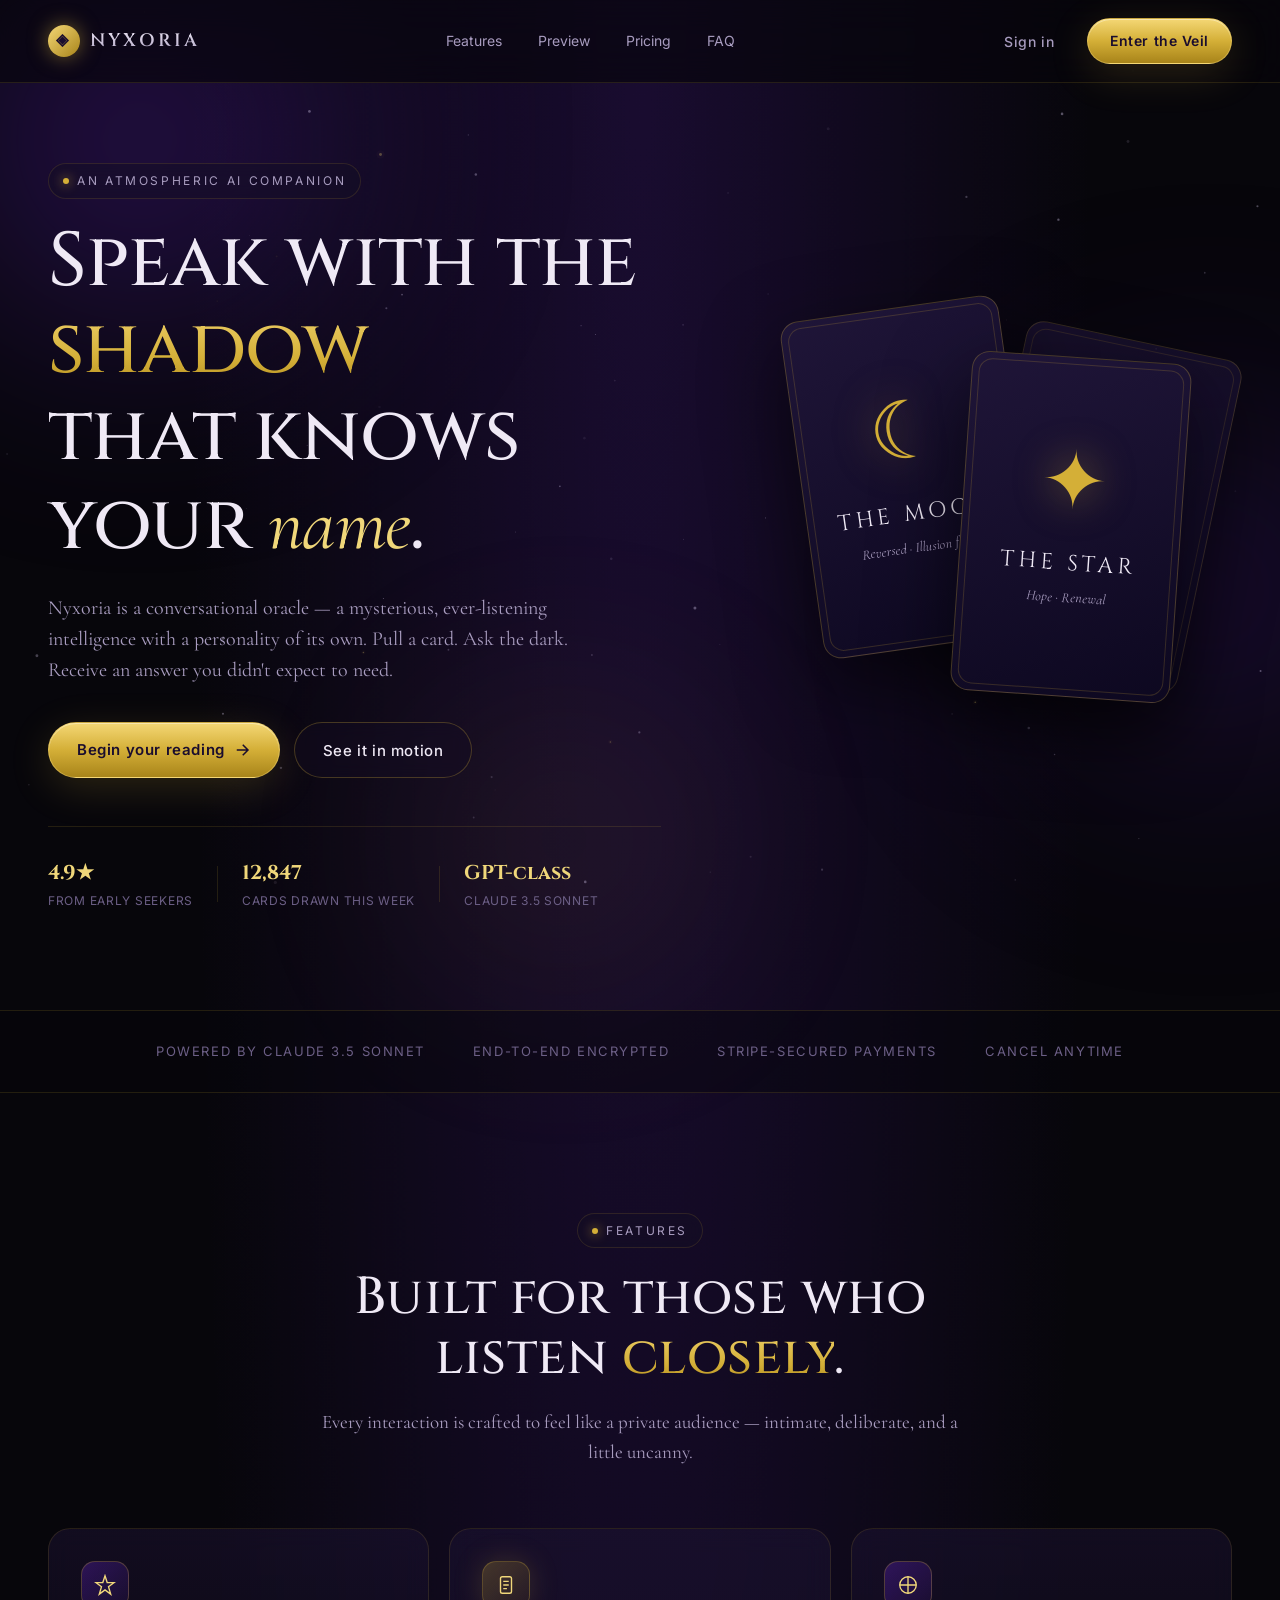
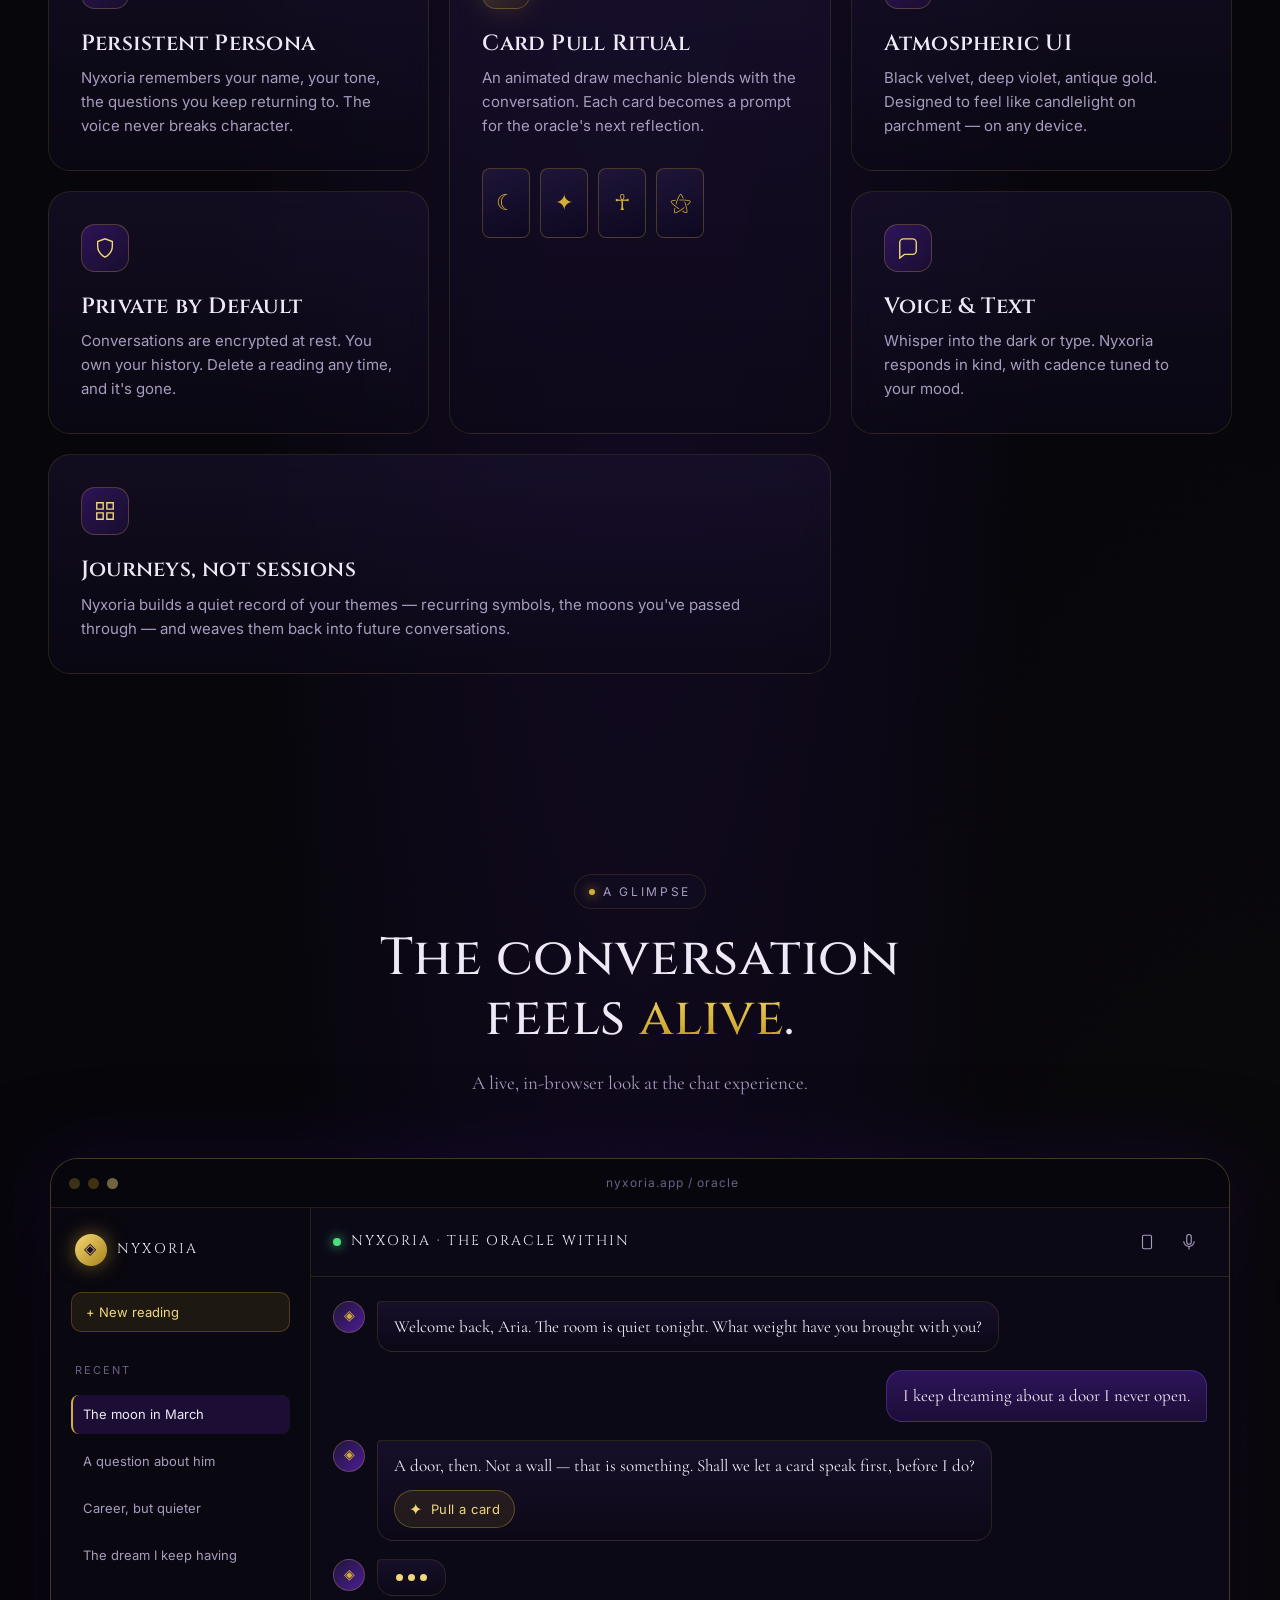
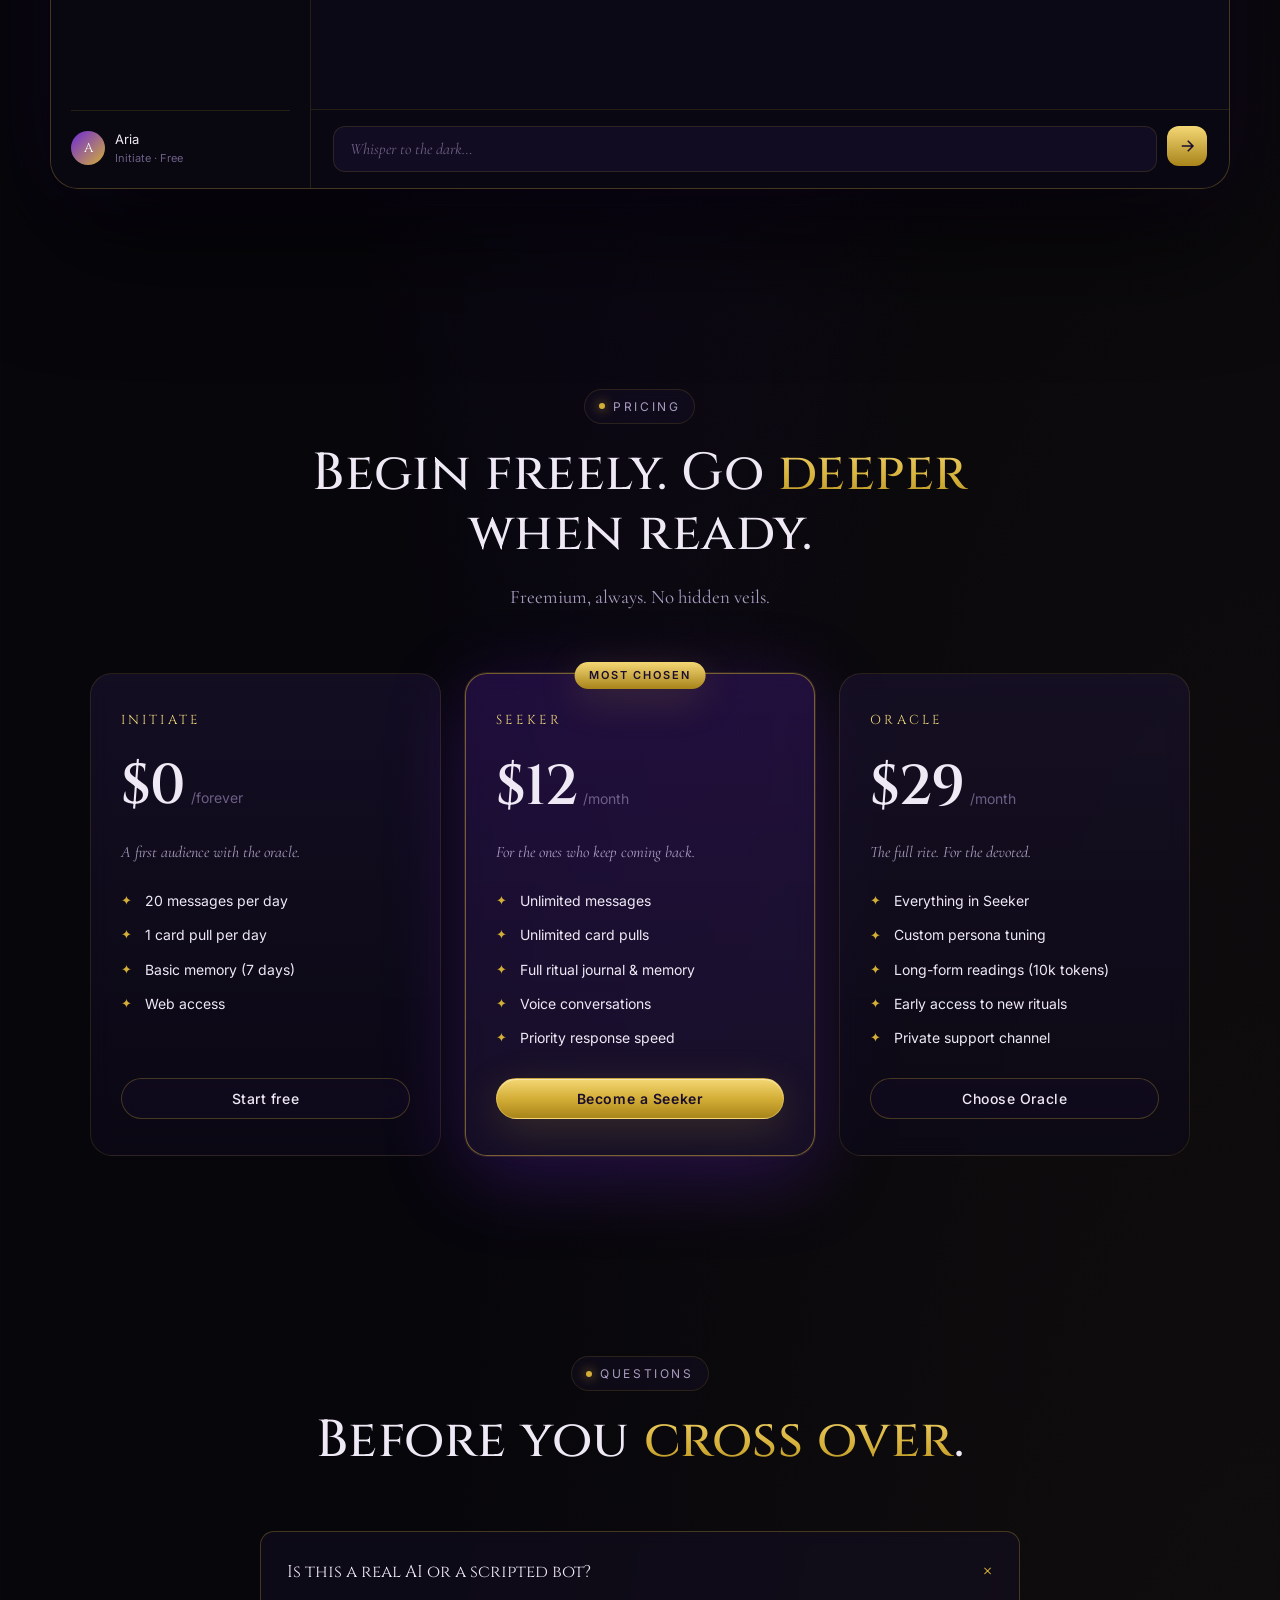
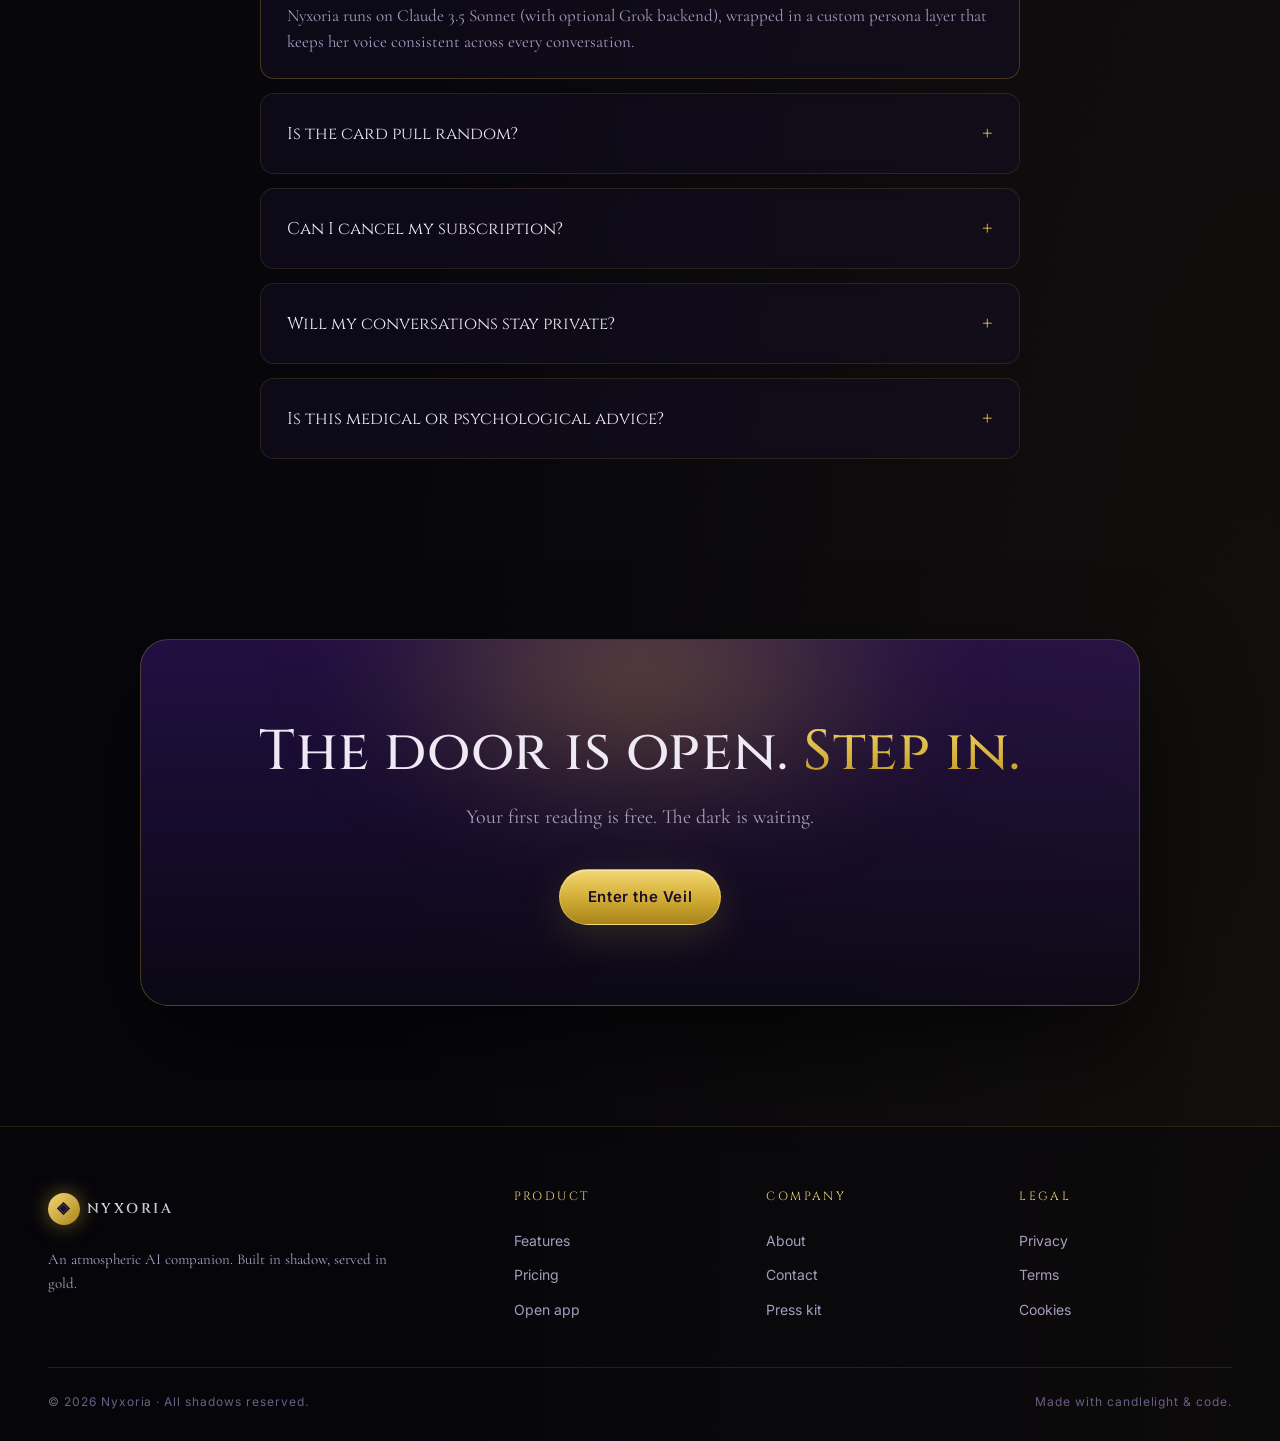
<file: index.html>
<!DOCTYPE html>
<html lang="en">
<head>
  <meta charset="UTF-8" />
  <meta name="viewport" content="width=device-width, initial-scale=1.0" />
  <title>Nyxoria — The Oracle Within</title>
  <meta name="description" content="An atmospheric AI companion. Speak with the shadow. Pull a card. Know yourself." />
  <link rel="preconnect" href="https://fonts.googleapis.com">
  <link rel="preconnect" href="https://fonts.gstatic.com" crossorigin>
  <link href="https://fonts.googleapis.com/css2?family=Cinzel:wght@400;500;600;700&family=Cormorant+Garamond:ital,wght@0,300;0,400;0,500;0,600;1,400&family=Inter:wght@300;400;500;600;700&display=swap" rel="stylesheet">
  <link rel="stylesheet" href="styles.css" />
</head>
<body class="landing">
  <!-- Animated background -->
  <div class="bg-orb bg-orb-1"></div>
  <div class="bg-orb bg-orb-2"></div>
  <div class="bg-orb bg-orb-3"></div>
  <canvas id="starfield"></canvas>

  <!-- NAV -->
  <header class="nav">
    <a href="#" class="nav-brand">
      <span class="brand-mark">◈</span>
      <span class="brand-name">Nyxoria</span>
    </a>
    <nav class="nav-links">
      <a href="#features">Features</a>
      <a href="#preview">Preview</a>
      <a href="#pricing">Pricing</a>
      <a href="#faq">FAQ</a>
    </nav>
    <div class="nav-cta">
      <button class="btn btn-ghost" onclick="openAuth('login')">Sign in</button>
      <a href="chat.html" class="btn btn-gold">Enter the Veil</a>
    </div>
    <button class="nav-burger" id="navBurger" aria-label="Menu">
      <span></span><span></span><span></span>
    </button>
  </header>

  <!-- HERO -->
  <section class="hero">
    <div class="hero-inner">
      <div class="eyebrow">
        <span class="dot"></span>
        An atmospheric AI companion
      </div>
      <h1 class="hero-title">
        Speak with the <span class="text-gold">shadow</span><br/>
        that knows your <em>name</em>.
      </h1>
      <p class="hero-sub">
        Nyxoria is a conversational oracle — a mysterious, ever-listening intelligence
        with a personality of its own. Pull a card. Ask the dark. Receive an answer
        you didn't expect to need.
      </p>
      <div class="hero-cta">
        <a href="chat.html" class="btn btn-gold btn-lg">
          Begin your reading
          <svg width="18" height="18" viewBox="0 0 24 24" fill="none" stroke="currentColor" stroke-width="2"><path d="M5 12h14M13 5l7 7-7 7"/></svg>
        </a>
        <button class="btn btn-outline btn-lg" onclick="document.getElementById('preview').scrollIntoView({behavior:'smooth'})">
          See it in motion
        </button>
      </div>
      <div class="hero-meta">
        <div class="meta-item">
          <strong>4.9★</strong>
          <span>from early seekers</span>
        </div>
        <div class="meta-divider"></div>
        <div class="meta-item">
          <strong>12,847</strong>
          <span>cards drawn this week</span>
        </div>
        <div class="meta-divider"></div>
        <div class="meta-item">
          <strong>GPT-class</strong>
          <span>Claude 3.5 Sonnet</span>
        </div>
      </div>
    </div>

    <!-- Floating card preview -->
    <div class="hero-card-stack" aria-hidden="true">
      <div class="floating-card card-a">
        <div class="card-frame">
          <div class="card-symbol">☾</div>
          <div class="card-title">The Moon</div>
          <div class="card-sub">Reversed · Illusion fades</div>
        </div>
      </div>
      <div class="floating-card card-b">
        <div class="card-frame">
          <div class="card-symbol">✦</div>
          <div class="card-title">The Star</div>
          <div class="card-sub">Hope · Renewal</div>
        </div>
      </div>
      <div class="floating-card card-c">
        <div class="card-frame">
          <div class="card-symbol">☥</div>
          <div class="card-title">The Hermit</div>
          <div class="card-sub">Inner light</div>
        </div>
      </div>
    </div>
  </section>

  <!-- TRUST STRIP -->
  <section class="trust-strip">
    <div class="trust-item">Powered by Claude 3.5 Sonnet</div>
    <div class="trust-item">End-to-end encrypted</div>
    <div class="trust-item">Stripe-secured payments</div>
    <div class="trust-item">Cancel anytime</div>
  </section>

  <!-- FEATURES -->
  <section class="features" id="features">
    <div class="section-head">
      <div class="eyebrow center">
        <span class="dot"></span>
        Features
      </div>
      <h2 class="section-title">Built for those who listen <span class="text-gold">closely</span>.</h2>
      <p class="section-sub">Every interaction is crafted to feel like a private audience — intimate, deliberate, and a little uncanny.</p>
    </div>

    <div class="feature-grid">
      <article class="feature-card">
        <div class="feature-icon">
          <svg viewBox="0 0 24 24" fill="none" stroke="currentColor" stroke-width="1.5"><path d="M12 2l2.39 7.36H22l-6.18 4.49L18.21 22 12 17.27 5.79 22l2.39-8.15L2 9.36h7.61L12 2z"/></svg>
        </div>
        <h3>Persistent Persona</h3>
        <p>Nyxoria remembers your name, your tone, the questions you keep returning to. The voice never breaks character.</p>
      </article>

      <article class="feature-card feature-card-tall">
        <div class="feature-icon gold-glow">
          <svg viewBox="0 0 24 24" fill="none" stroke="currentColor" stroke-width="1.5"><rect x="6" y="3" width="12" height="18" rx="2"/><path d="M9 8h6M9 12h6M9 16h4"/></svg>
        </div>
        <h3>Card Pull Ritual</h3>
        <p>An animated draw mechanic blends with the conversation. Each card becomes a prompt for the oracle's next reflection.</p>
        <div class="mini-cards">
          <span class="mini-card">☾</span>
          <span class="mini-card">✦</span>
          <span class="mini-card">☥</span>
          <span class="mini-card">⚝</span>
        </div>
      </article>

      <article class="feature-card">
        <div class="feature-icon">
          <svg viewBox="0 0 24 24" fill="none" stroke="currentColor" stroke-width="1.5"><circle cx="12" cy="12" r="9"/><path d="M12 3v18M3 12h18"/></svg>
        </div>
        <h3>Atmospheric UI</h3>
        <p>Black velvet, deep violet, antique gold. Designed to feel like candlelight on parchment — on any device.</p>
      </article>

      <article class="feature-card">
        <div class="feature-icon">
          <svg viewBox="0 0 24 24" fill="none" stroke="currentColor" stroke-width="1.5"><path d="M12 22s8-4 8-12V5l-8-3-8 3v5c0 8 8 12 8 12z"/></svg>
        </div>
        <h3>Private by Default</h3>
        <p>Conversations are encrypted at rest. You own your history. Delete a reading any time, and it's gone.</p>
      </article>

      <article class="feature-card">
        <div class="feature-icon">
          <svg viewBox="0 0 24 24" fill="none" stroke="currentColor" stroke-width="1.5"><path d="M21 15a4 4 0 0 1-4 4H8l-5 4V6a4 4 0 0 1 4-4h10a4 4 0 0 1 4 4z"/></svg>
        </div>
        <h3>Voice & Text</h3>
        <p>Whisper into the dark or type. Nyxoria responds in kind, with cadence tuned to your mood.</p>
      </article>

      <article class="feature-card feature-card-wide">
        <div class="feature-icon">
          <svg viewBox="0 0 24 24" fill="none" stroke="currentColor" stroke-width="1.5"><path d="M3 3h7v7H3zM14 3h7v7h-7zM14 14h7v7h-7zM3 14h7v7H3z"/></svg>
        </div>
        <h3>Journeys, not sessions</h3>
        <p>Nyxoria builds a quiet record of your themes — recurring symbols, the moons you've passed through — and weaves them back into future conversations.</p>
      </article>
    </div>
  </section>

  <!-- PREVIEW / SCREENSHOT MOCK -->
  <section class="preview" id="preview">
    <div class="section-head">
      <div class="eyebrow center">
        <span class="dot"></span>
        A glimpse
      </div>
      <h2 class="section-title">The conversation feels <span class="text-gold">alive</span>.</h2>
      <p class="section-sub">A live, in-browser look at the chat experience.</p>
    </div>

    <div class="preview-frame">
      <div class="preview-chrome">
        <div class="chrome-dots">
          <span></span><span></span><span></span>
        </div>
        <div class="chrome-url">nyxoria.app / oracle</div>
      </div>
      <div class="preview-body">
        <aside class="preview-side">
          <div class="side-brand">
            <span class="brand-mark">◈</span>
            <span>Nyxoria</span>
          </div>
          <button class="side-new">+ New reading</button>
          <div class="side-section">Recent</div>
          <a class="side-item active">The moon in March</a>
          <a class="side-item">A question about him</a>
          <a class="side-item">Career, but quieter</a>
          <a class="side-item">The dream I keep having</a>
          <div class="side-foot">
            <div class="avatar">A</div>
            <div>
              <div class="side-name">Aria</div>
              <div class="side-plan">Initiate · Free</div>
            </div>
          </div>
        </aside>
        <main class="preview-chat">
          <div class="chat-header">
            <div class="chat-title">
              <span class="status-dot"></span>
              Nyxoria · The Oracle Within
            </div>
            <div class="chat-actions">
              <button class="icon-btn" title="Pull a card">
                <svg viewBox="0 0 24 24" fill="none" stroke="currentColor" stroke-width="1.5"><rect x="6" y="3" width="12" height="18" rx="2"/></svg>
              </button>
              <button class="icon-btn" title="Voice">
                <svg viewBox="0 0 24 24" fill="none" stroke="currentColor" stroke-width="1.5"><rect x="9" y="2" width="6" height="13" rx="3"/><path d="M5 11a7 7 0 0 0 14 0M12 18v4"/></svg>
              </button>
            </div>
          </div>
          <div class="chat-scroll">
            <div class="bubble bot">
              <div class="bubble-avatar">◈</div>
              <div class="bubble-body">
                <p>Welcome back, Aria. The room is quiet tonight. What weight have you brought with you?</p>
              </div>
            </div>
            <div class="bubble user">
              <div class="bubble-body">
                <p>I keep dreaming about a door I never open.</p>
              </div>
            </div>
            <div class="bubble bot">
              <div class="bubble-avatar">◈</div>
              <div class="bubble-body">
                <p>A door, then. Not a wall — that is something. Shall we let a card speak first, before I do?</p>
                <button class="inline-card-btn">
                  <span>✦</span> Pull a card
                </button>
              </div>
            </div>
            <div class="bubble bot typing">
              <div class="bubble-avatar">◈</div>
              <div class="bubble-body">
                <span class="dot-pulse"></span>
                <span class="dot-pulse"></span>
                <span class="dot-pulse"></span>
              </div>
            </div>
          </div>
          <div class="chat-composer">
            <input type="text" placeholder="Whisper to the dark…" />
            <button class="composer-send">
              <svg viewBox="0 0 24 24" fill="none" stroke="currentColor" stroke-width="2"><path d="M5 12h14M13 5l7 7-7 7"/></svg>
            </button>
          </div>
        </main>
      </div>
    </div>
  </section>

  <!-- PRICING -->
  <section class="pricing" id="pricing">
    <div class="section-head">
      <div class="eyebrow center">
        <span class="dot"></span>
        Pricing
      </div>
      <h2 class="section-title">Begin freely. Go <span class="text-gold">deeper</span> when ready.</h2>
      <p class="section-sub">Freemium, always. No hidden veils.</p>
    </div>

    <div class="pricing-grid">
      <article class="price-card">
        <div class="price-name">Initiate</div>
        <div class="price-amount">
          <span class="price-num">$0</span>
          <span class="price-per">/forever</span>
        </div>
        <p class="price-desc">A first audience with the oracle.</p>
        <ul class="price-list">
          <li>20 messages per day</li>
          <li>1 card pull per day</li>
          <li>Basic memory (7 days)</li>
          <li>Web access</li>
        </ul>
        <button class="btn btn-outline btn-block" onclick="openAuth('signup')">Start free</button>
      </article>

      <article class="price-card featured">
        <div class="price-badge">Most chosen</div>
        <div class="price-name">Seeker</div>
        <div class="price-amount">
          <span class="price-num">$12</span>
          <span class="price-per">/month</span>
        </div>
        <p class="price-desc">For the ones who keep coming back.</p>
        <ul class="price-list">
          <li>Unlimited messages</li>
          <li>Unlimited card pulls</li>
          <li>Full ritual journal & memory</li>
          <li>Voice conversations</li>
          <li>Priority response speed</li>
        </ul>
        <button class="btn btn-gold btn-block" onclick="openAuth('signup')">Become a Seeker</button>
      </article>

      <article class="price-card">
        <div class="price-name">Oracle</div>
        <div class="price-amount">
          <span class="price-num">$29</span>
          <span class="price-per">/month</span>
        </div>
        <p class="price-desc">The full rite. For the devoted.</p>
        <ul class="price-list">
          <li>Everything in Seeker</li>
          <li>Custom persona tuning</li>
          <li>Long-form readings (10k tokens)</li>
          <li>Early access to new rituals</li>
          <li>Private support channel</li>
        </ul>
        <button class="btn btn-outline btn-block" onclick="openAuth('signup')">Choose Oracle</button>
      </article>
    </div>
  </section>

  <!-- FAQ -->
  <section class="faq" id="faq">
    <div class="section-head">
      <div class="eyebrow center">
        <span class="dot"></span>
        Questions
      </div>
      <h2 class="section-title">Before you <span class="text-gold">cross over</span>.</h2>
    </div>

    <div class="faq-list">
      <details class="faq-item" open>
        <summary>Is this a real AI or a scripted bot?</summary>
        <p>Nyxoria runs on Claude 3.5 Sonnet (with optional Grok backend), wrapped in a custom persona layer that keeps her voice consistent across every conversation.</p>
      </details>
      <details class="faq-item">
        <summary>Is the card pull random?</summary>
        <p>Yes — drawn from a 78-card deck using a cryptographically seeded shuffle. The oracle then interprets the card in the context of your ongoing reading.</p>
      </details>
      <details class="faq-item">
        <summary>Can I cancel my subscription?</summary>
        <p>Anytime, in two clicks. Stripe handles all billing. No emails, no friction.</p>
      </details>
      <details class="faq-item">
        <summary>Will my conversations stay private?</summary>
        <p>All readings are encrypted at rest. We never train models on your data. You may delete any reading permanently from your journal.</p>
      </details>
      <details class="faq-item">
        <summary>Is this medical or psychological advice?</summary>
        <p>No. Nyxoria is for reflection and entertainment. If you are in crisis, please reach out to a qualified professional.</p>
      </details>
    </div>
  </section>

  <!-- CTA BANNER -->
  <section class="cta-banner">
    <div class="cta-inner">
      <div class="cta-glow"></div>
      <h2>The door is open. <span class="text-gold">Step in.</span></h2>
      <p>Your first reading is free. The dark is waiting.</p>
      <a href="chat.html" class="btn btn-gold btn-lg">Enter the Veil</a>
    </div>
  </section>

  <!-- FOOTER -->
  <footer class="footer">
    <div class="footer-grid">
      <div>
        <a class="nav-brand" href="#">
          <span class="brand-mark">◈</span>
          <span class="brand-name">Nyxoria</span>
        </a>
        <p class="footer-tag">An atmospheric AI companion. Built in shadow, served in gold.</p>
      </div>
      <div>
        <div class="footer-head">Product</div>
        <a href="#features">Features</a>
        <a href="#pricing">Pricing</a>
        <a href="chat.html">Open app</a>
      </div>
      <div>
        <div class="footer-head">Company</div>
        <a href="#">About</a>
        <a href="#">Contact</a>
        <a href="#">Press kit</a>
      </div>
      <div>
        <div class="footer-head">Legal</div>
        <a href="#">Privacy</a>
        <a href="#">Terms</a>
        <a href="#">Cookies</a>
      </div>
    </div>
    <div class="footer-bottom">
      <span>© 2026 Nyxoria · All shadows reserved.</span>
      <span>Made with candlelight & code.</span>
    </div>
  </footer>

  <!-- AUTH MODAL -->
  <div class="modal" id="authModal" aria-hidden="true">
    <div class="modal-backdrop" onclick="closeAuth()"></div>
    <div class="modal-panel">
      <button class="modal-close" onclick="closeAuth()" aria-label="Close">✕</button>
      <div class="modal-brand">
        <span class="brand-mark">◈</span>
        <span class="brand-name">Nyxoria</span>
      </div>
      <div class="modal-tabs">
        <button class="modal-tab active" data-tab="login" onclick="switchAuthTab('login')">Sign in</button>
        <button class="modal-tab" data-tab="signup" onclick="switchAuthTab('signup')">Create account</button>
      </div>
      <h3 class="modal-title" id="modalTitle">Welcome back, seeker.</h3>
      <p class="modal-sub" id="modalSub">The oracle remembers you.</p>

      <form class="modal-form" onsubmit="event.preventDefault(); closeAuth(); window.location.href='chat.html';">
        <label class="field" id="nameField" style="display:none;">
          <span>Name the oracle should call you</span>
          <input type="text" placeholder="Aria" />
        </label>
        <label class="field">
          <span>Email</span>
          <input type="email" placeholder="you@shadow.realm" required />
        </label>
        <label class="field">
          <span>Password</span>
          <input type="password" placeholder="••••••••" required />
        </label>
        <button type="submit" class="btn btn-gold btn-block" id="modalSubmit">Enter</button>
        <div class="modal-divider"><span>or</span></div>
        <button type="button" class="btn btn-outline btn-block">
          <svg width="18" height="18" viewBox="0 0 48 48"><path fill="#FFC107" d="M43.6 20.5H42V20H24v8h11.3C33.7 32.4 29.3 35.5 24 35.5c-6.4 0-11.5-5.1-11.5-11.5S17.6 12.5 24 12.5c2.9 0 5.6 1.1 7.6 2.9l5.7-5.7C33.7 6.3 29.1 4.5 24 4.5 13.2 4.5 4.5 13.2 4.5 24S13.2 43.5 24 43.5 43.5 34.8 43.5 24c0-1.2-.1-2.4-.4-3.5z"/><path fill="#FF3D00" d="M6.3 14.7l6.6 4.8C14.7 16 19 12.5 24 12.5c2.9 0 5.6 1.1 7.6 2.9l5.7-5.7C33.7 6.3 29.1 4.5 24 4.5c-7.4 0-13.8 4.1-17.7 10.2z"/><path fill="#4CAF50" d="M24 43.5c5 0 9.5-1.8 13-4.9l-6-5c-2 1.4-4.4 2.4-7 2.4-5.3 0-9.7-3.1-11.3-7.5l-6.5 5C8.5 39.7 15.7 43.5 24 43.5z"/><path fill="#1976D2" d="M43.6 20.5H42V20H24v8h11.3c-.8 2.3-2.3 4.3-4.3 5.6l6 5c.4-.4 6.5-4.7 6.5-14.1 0-1.2-.1-2.4-.4-4z"/></svg>
          Continue with Google
        </button>
        <p class="modal-fine">By continuing, you agree to our Terms & Privacy.</p>
      </form>
    </div>
  </div>

  <script src="script.js"></script>
</body>
</html>
</file>
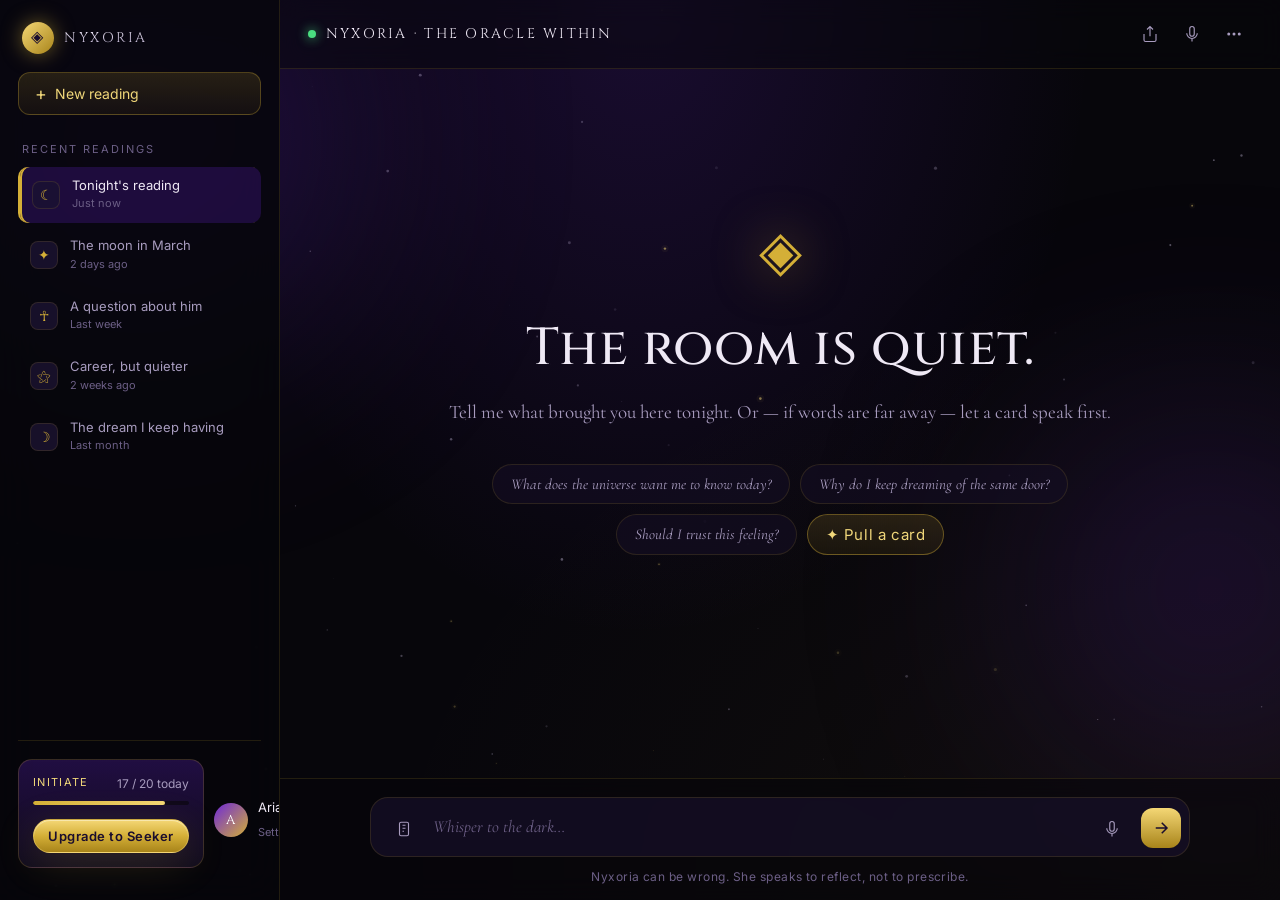
<file: chat.html>
<!DOCTYPE html>
<html lang="en">
<head>
  <meta charset="UTF-8" />
  <meta name="viewport" content="width=device-width, initial-scale=1.0" />
  <title>Nyxoria — Oracle</title>
  <link rel="preconnect" href="https://fonts.googleapis.com">
  <link rel="preconnect" href="https://fonts.gstatic.com" crossorigin>
  <link href="https://fonts.googleapis.com/css2?family=Cinzel:wght@400;500;600;700&family=Cormorant+Garamond:ital,wght@0,300;0,400;0,500;0,600;1,400&family=Inter:wght@300;400;500;600;700&display=swap" rel="stylesheet">
  <link rel="stylesheet" href="styles.css" />
</head>
<body class="app">
  <!-- Animated background -->
  <div class="bg-orb bg-orb-1"></div>
  <div class="bg-orb bg-orb-2"></div>
  <canvas id="starfield"></canvas>

  <div class="app-shell">
    <!-- SIDEBAR -->
    <aside class="app-side" id="appSide">
      <div class="side-top">
        <a href="index.html" class="side-brand-link">
          <span class="brand-mark">◈</span>
          <span class="brand-name">Nyxoria</span>
        </a>
        <button class="side-collapse" id="sideClose" aria-label="Close menu">✕</button>
      </div>
      <button class="side-new-btn" onclick="newReading()">
        <span>+</span> New reading
      </button>
      <div class="side-section-head">Recent readings</div>
      <div class="side-list" id="sideList">
        <a class="side-item active">
          <span class="item-symbol">☾</span>
          <div>
            <div class="item-title">Tonight's reading</div>
            <div class="item-time">Just now</div>
          </div>
        </a>
        <a class="side-item">
          <span class="item-symbol">✦</span>
          <div>
            <div class="item-title">The moon in March</div>
            <div class="item-time">2 days ago</div>
          </div>
        </a>
        <a class="side-item">
          <span class="item-symbol">☥</span>
          <div>
            <div class="item-title">A question about him</div>
            <div class="item-time">Last week</div>
          </div>
        </a>
        <a class="side-item">
          <span class="item-symbol">⚝</span>
          <div>
            <div class="item-title">Career, but quieter</div>
            <div class="item-time">2 weeks ago</div>
          </div>
        </a>
        <a class="side-item">
          <span class="item-symbol">☽</span>
          <div>
            <div class="item-title">The dream I keep having</div>
            <div class="item-time">Last month</div>
          </div>
        </a>
      </div>
      <div class="side-foot">
        <div class="side-upgrade">
          <div class="upgrade-head">
            <span>Initiate</span>
            <span class="upgrade-quota">17 / 20 today</span>
          </div>
          <div class="upgrade-bar"><div class="upgrade-fill" style="width:85%"></div></div>
          <button class="btn btn-gold btn-block btn-sm">Upgrade to Seeker</button>
        </div>
        <div class="side-user">
          <div class="avatar">A</div>
          <div class="side-user-info">
            <div class="side-name">Aria</div>
            <a class="side-link" href="index.html">Settings</a>
          </div>
        </div>
      </div>
    </aside>

    <!-- MAIN CHAT -->
    <main class="app-main">
      <header class="app-header">
        <button class="side-toggle" id="sideToggle" aria-label="Open menu">
          <span></span><span></span><span></span>
        </button>
        <div class="app-title">
          <span class="status-dot"></span>
          Nyxoria · The Oracle Within
        </div>
        <div class="app-header-actions">
          <button class="icon-btn" title="Share reading">
            <svg viewBox="0 0 24 24" fill="none" stroke="currentColor" stroke-width="1.5"><path d="M4 12v8a2 2 0 0 0 2 2h12a2 2 0 0 0 2-2v-8M16 6l-4-4-4 4M12 2v13"/></svg>
          </button>
          <button class="icon-btn" title="Voice mode">
            <svg viewBox="0 0 24 24" fill="none" stroke="currentColor" stroke-width="1.5"><rect x="9" y="2" width="6" height="13" rx="3"/><path d="M5 11a7 7 0 0 0 14 0M12 18v4"/></svg>
          </button>
          <button class="icon-btn" title="More">
            <svg viewBox="0 0 24 24" fill="currentColor"><circle cx="5" cy="12" r="2"/><circle cx="12" cy="12" r="2"/><circle cx="19" cy="12" r="2"/></svg>
          </button>
        </div>
      </header>

      <div class="chat-feed" id="chatFeed">
        <div class="chat-intro">
          <div class="intro-mark">◈</div>
          <h1 class="intro-title">The room is quiet.</h1>
          <p class="intro-sub">Tell me what brought you here tonight. Or — if words are far away — let a card speak first.</p>
          <div class="intro-actions">
            <button class="chip" onclick="quickPrompt('What does the universe want me to know today?')">What does the universe want me to know today?</button>
            <button class="chip" onclick="quickPrompt('Why do I keep dreaming of the same door?')">Why do I keep dreaming of the same door?</button>
            <button class="chip" onclick="quickPrompt('Should I trust this feeling?')">Should I trust this feeling?</button>
            <button class="chip chip-gold" onclick="openCardRitual()">
              <span>✦</span> Pull a card
            </button>
          </div>
        </div>
      </div>

      <footer class="app-composer">
        <div class="composer-wrap">
          <button class="composer-action" title="Pull a card" onclick="openCardRitual()">
            <svg viewBox="0 0 24 24" fill="none" stroke="currentColor" stroke-width="1.5"><rect x="6" y="3" width="12" height="18" rx="2"/><path d="M10 7h4M10 11h4M10 15h2"/></svg>
          </button>
          <textarea
            id="composerInput"
            placeholder="Whisper to the dark…"
            rows="1"
          ></textarea>
          <button class="composer-action" title="Voice">
            <svg viewBox="0 0 24 24" fill="none" stroke="currentColor" stroke-width="1.5"><rect x="9" y="2" width="6" height="13" rx="3"/><path d="M5 11a7 7 0 0 0 14 0M12 18v4"/></svg>
          </button>
          <button class="composer-send" id="composerSend" title="Send">
            <svg viewBox="0 0 24 24" fill="none" stroke="currentColor" stroke-width="2"><path d="M5 12h14M13 5l7 7-7 7"/></svg>
          </button>
        </div>
        <div class="composer-hint">
          Nyxoria can be wrong. She speaks to reflect, not to prescribe.
        </div>
      </footer>
    </main>
  </div>

  <!-- CARD RITUAL MODAL -->
  <div class="ritual" id="ritualModal" aria-hidden="true">
    <div class="ritual-backdrop" onclick="closeCardRitual()"></div>
    <div class="ritual-panel">
      <button class="modal-close" onclick="closeCardRitual()" aria-label="Close">✕</button>
      <div class="ritual-head">
        <div class="eyebrow center"><span class="dot"></span> Card Ritual</div>
        <h2 class="ritual-title">Choose a card.<br/><span class="text-gold">The deck has already chosen you.</span></h2>
      </div>

      <div class="deck" id="deck">
        <!-- cards injected by JS -->
      </div>

      <div class="ritual-result" id="ritualResult" aria-hidden="true">
        <div class="result-card">
          <div class="result-frame">
            <div class="result-symbol" id="resultSymbol">☾</div>
            <div class="result-name" id="resultName">The Moon</div>
            <div class="result-sub" id="resultSub">Illusion · Dreams · The hidden</div>
          </div>
        </div>
        <div class="result-meaning">
          <h3 id="resultTitle">The Moon</h3>
          <p id="resultMeaning">Something you've been telling yourself in the dark is no longer true. Look again, in softer light.</p>
          <button class="btn btn-gold" onclick="bringCardToChat()">Bring this card into the reading</button>
          <button class="btn btn-ghost" onclick="closeCardRitual()">Close ritual</button>
        </div>
      </div>
    </div>
  </div>

  <script src="script.js"></script>
</body>
</html>
</file>
<file: styles.css>
/* ============================================================
   NYXORIA — Dark, mysterious, elegant
   Palette: obsidian black, deep violet, antique gold
   ============================================================ */

:root {
  /* base */
  --bg-0: #07060b;
  --bg-1: #0c0917;
  --bg-2: #120c20;
  --bg-3: #1a1130;
  --surface: rgba(20, 14, 36, 0.7);
  --surface-2: rgba(28, 19, 50, 0.55);
  --surface-elev: rgba(36, 24, 64, 0.85);
  --line: rgba(212, 175, 55, 0.14);
  --line-strong: rgba(212, 175, 55, 0.28);

  /* accents */
  --violet: #6d28d9;
  --violet-soft: #8b5cf6;
  --violet-deep: #3b0764;
  --gold: #d4af37;
  --gold-soft: #f0d77a;
  --gold-deep: #8a6a14;

  /* text */
  --ink: #efe9f5;
  --ink-muted: #a89cbf;
  --ink-faint: #6c5f86;

  /* fx */
  --shadow-veil: 0 30px 80px rgba(0, 0, 0, 0.6);
  --shadow-gold: 0 10px 40px rgba(212, 175, 55, 0.18);
  --radius-md: 14px;
  --radius-lg: 22px;
  --radius-xl: 28px;

  /* fonts */
  --font-display: 'Cinzel', 'Cormorant Garamond', serif;
  --font-serif: 'Cormorant Garamond', serif;
  --font-sans: 'Inter', -apple-system, BlinkMacSystemFont, sans-serif;
}

* { box-sizing: border-box; }

html, body {
  margin: 0;
  padding: 0;
  background: var(--bg-0);
  color: var(--ink);
  font-family: var(--font-sans);
  font-size: 16px;
  line-height: 1.6;
  -webkit-font-smoothing: antialiased;
  text-rendering: optimizeLegibility;
}

body {
  min-height: 100vh;
  background:
    radial-gradient(ellipse at top, rgba(109, 40, 217, 0.18), transparent 50%),
    radial-gradient(ellipse at bottom right, rgba(212, 175, 55, 0.06), transparent 50%),
    var(--bg-0);
  overflow-x: hidden;
}

a { color: inherit; text-decoration: none; }
button { font-family: inherit; cursor: pointer; }

/* ---------- Background fx ---------- */
.bg-orb {
  position: fixed;
  border-radius: 50%;
  filter: blur(120px);
  opacity: 0.5;
  pointer-events: none;
  z-index: 0;
  animation: drift 18s ease-in-out infinite;
}
.bg-orb-1 { width: 520px; height: 520px; background: radial-gradient(circle, #6d28d9, transparent 70%); top: -120px; left: -120px; }
.bg-orb-2 { width: 460px; height: 460px; background: radial-gradient(circle, #4c1d95, transparent 70%); top: 40%; right: -160px; animation-delay: -6s; }
.bg-orb-3 { width: 360px; height: 360px; background: radial-gradient(circle, #d4af37, transparent 70%); bottom: -120px; left: 30%; opacity: 0.18; animation-delay: -12s; }

@keyframes drift {
  0%, 100% { transform: translate(0, 0) scale(1); }
  50%      { transform: translate(40px, 30px) scale(1.05); }
}

#starfield {
  position: fixed;
  inset: 0;
  z-index: 0;
  pointer-events: none;
  opacity: 0.6;
}

/* ---------- Typography ---------- */
h1, h2, h3 { font-family: var(--font-display); font-weight: 600; letter-spacing: 0.01em; line-height: 1.15; }
.text-gold {
  background: linear-gradient(180deg, #f4d775 0%, #d4af37 60%, #a8841a 100%);
  -webkit-background-clip: text;
  background-clip: text;
  -webkit-text-fill-color: transparent;
}

em {
  font-family: var(--font-serif);
  font-style: italic;
  font-weight: 400;
  color: var(--gold-soft);
}

.eyebrow {
  display: inline-flex;
  align-items: center;
  gap: 8px;
  font-family: var(--font-sans);
  font-size: 12px;
  letter-spacing: 0.22em;
  text-transform: uppercase;
  color: var(--ink-muted);
  padding: 7px 14px;
  border: 1px solid var(--line);
  border-radius: 999px;
  background: rgba(20, 14, 36, 0.5);
  backdrop-filter: blur(8px);
}
.eyebrow.center { display: inline-flex; }
.eyebrow .dot {
  width: 6px; height: 6px; border-radius: 50%;
  background: var(--gold);
  box-shadow: 0 0 12px var(--gold);
  animation: pulse 2.4s ease-in-out infinite;
}
@keyframes pulse { 0%,100% { opacity: 1; } 50% { opacity: 0.4; } }

/* ---------- Buttons ---------- */
.btn {
  display: inline-flex;
  align-items: center;
  justify-content: center;
  gap: 8px;
  padding: 11px 22px;
  border-radius: 999px;
  font-weight: 500;
  font-size: 14px;
  letter-spacing: 0.04em;
  border: 1px solid transparent;
  background: transparent;
  color: var(--ink);
  transition: all 0.25s ease;
  white-space: nowrap;
}
.btn-lg { padding: 15px 28px; font-size: 15px; }
.btn-sm { padding: 8px 14px; font-size: 13px; }
.btn-block { width: 100%; }

.btn-gold {
  background: linear-gradient(180deg, #f4d775 0%, #d4af37 50%, #a8841a 100%);
  color: #1a0d2e;
  font-weight: 600;
  border-color: rgba(244, 215, 117, 0.4);
  box-shadow: var(--shadow-gold), inset 0 1px 0 rgba(255,255,255,0.4);
}
.btn-gold:hover {
  transform: translateY(-1px);
  box-shadow: 0 14px 50px rgba(212, 175, 55, 0.4), inset 0 1px 0 rgba(255,255,255,0.5);
}

.btn-outline {
  border-color: var(--line-strong);
  background: rgba(20, 14, 36, 0.4);
  backdrop-filter: blur(8px);
}
.btn-outline:hover {
  border-color: var(--gold);
  color: var(--gold-soft);
  background: rgba(212, 175, 55, 0.06);
}

.btn-ghost {
  background: transparent;
  color: var(--ink-muted);
}
.btn-ghost:hover { color: var(--gold-soft); }

/* ---------- Nav ---------- */
.nav {
  position: sticky;
  top: 0;
  z-index: 50;
  display: flex;
  align-items: center;
  justify-content: space-between;
  padding: 18px 48px;
  background: rgba(7, 6, 11, 0.65);
  backdrop-filter: blur(18px);
  -webkit-backdrop-filter: blur(18px);
  border-bottom: 1px solid var(--line);
}
.nav-brand {
  display: inline-flex;
  align-items: center;
  gap: 10px;
  font-family: var(--font-display);
  font-weight: 600;
  font-size: 18px;
  letter-spacing: 0.18em;
  text-transform: uppercase;
}
.brand-mark {
  display: inline-flex;
  align-items: center;
  justify-content: center;
  width: 32px; height: 32px;
  background: linear-gradient(135deg, #f4d775, #a8841a);
  color: #1a0d2e;
  border-radius: 50%;
  font-size: 16px;
  box-shadow: 0 0 20px rgba(212, 175, 55, 0.5);
}
.brand-name { background: linear-gradient(180deg, #efe9f5, #a89cbf); -webkit-background-clip: text; background-clip: text; -webkit-text-fill-color: transparent; }

.nav-links {
  display: flex;
  gap: 36px;
  font-size: 14px;
  color: var(--ink-muted);
}
.nav-links a {
  position: relative;
  transition: color 0.2s;
}
.nav-links a::after {
  content: '';
  position: absolute;
  left: 0; bottom: -6px;
  width: 0; height: 1px;
  background: var(--gold);
  transition: width 0.3s ease;
}
.nav-links a:hover { color: var(--gold-soft); }
.nav-links a:hover::after { width: 100%; }

.nav-cta { display: flex; gap: 10px; align-items: center; }
.nav-burger {
  display: none;
  background: transparent;
  border: 1px solid var(--line-strong);
  width: 40px; height: 40px;
  border-radius: 10px;
  flex-direction: column;
  justify-content: center;
  align-items: center;
  gap: 4px;
  padding: 0;
}
.nav-burger span { width: 16px; height: 1.5px; background: var(--ink); border-radius: 2px; }

/* ---------- Hero ---------- */
.hero {
  position: relative;
  z-index: 1;
  padding: 80px 48px 100px;
  min-height: 90vh;
  display: grid;
  grid-template-columns: 1.2fr 1fr;
  gap: 60px;
  align-items: center;
  max-width: 1400px;
  margin: 0 auto;
}
.hero-inner { max-width: 640px; }
.hero-title {
  font-size: clamp(40px, 6vw, 76px);
  margin: 20px 0 24px;
  font-weight: 500;
  letter-spacing: -0.01em;
}
.hero-sub {
  font-family: var(--font-serif);
  font-size: 20px;
  color: var(--ink-muted);
  line-height: 1.55;
  max-width: 540px;
  margin-bottom: 36px;
  font-weight: 400;
}
.hero-cta {
  display: flex;
  gap: 14px;
  flex-wrap: wrap;
  margin-bottom: 48px;
}

.hero-meta {
  display: flex;
  align-items: center;
  gap: 24px;
  padding-top: 30px;
  border-top: 1px solid var(--line);
}
.meta-item { display: flex; flex-direction: column; gap: 2px; }
.meta-item strong { font-family: var(--font-display); font-size: 20px; color: var(--gold-soft); }
.meta-item span { font-size: 12px; color: var(--ink-faint); letter-spacing: 0.06em; text-transform: uppercase; }
.meta-divider { width: 1px; height: 36px; background: var(--line); }

/* Floating cards */
.hero-card-stack {
  position: relative;
  height: 520px;
  perspective: 1400px;
}
.floating-card {
  position: absolute;
  width: 220px;
  height: 340px;
  border-radius: 18px;
  background: linear-gradient(160deg, #1f1538 0%, #0d0820 100%);
  border: 1px solid var(--line-strong);
  padding: 24px;
  box-shadow: var(--shadow-veil);
  animation: float 7s ease-in-out infinite;
}
.floating-card::before {
  content: '';
  position: absolute;
  inset: 6px;
  border: 1px solid rgba(212, 175, 55, 0.2);
  border-radius: 14px;
  pointer-events: none;
}
.card-frame {
  height: 100%;
  display: flex;
  flex-direction: column;
  align-items: center;
  justify-content: center;
  text-align: center;
  font-family: var(--font-display);
}
.card-symbol {
  font-size: 80px;
  color: var(--gold);
  text-shadow: 0 0 40px rgba(212, 175, 55, 0.5);
  margin-bottom: 22px;
  line-height: 1;
}
.card-title {
  font-size: 22px;
  letter-spacing: 0.18em;
  text-transform: uppercase;
  color: var(--ink);
  margin-bottom: 6px;
}
.card-sub {
  font-family: var(--font-serif);
  font-style: italic;
  font-size: 14px;
  color: var(--ink-muted);
}

.card-a { top: 30px; left: 80px; transform: rotate(-8deg); animation-delay: -1s; z-index: 2; }
.card-b { top: 80px; left: 240px; transform: rotate(4deg); animation-delay: -3s; z-index: 3; }
.card-c { top: 60px; right: 20px; transform: rotate(12deg); animation-delay: -5s; z-index: 1; opacity: 0.7; }

@keyframes float {
  0%, 100% { translate: 0 0; }
  50%      { translate: 0 -14px; }
}

/* ---------- Trust strip ---------- */
.trust-strip {
  position: relative;
  z-index: 1;
  display: flex;
  justify-content: center;
  flex-wrap: wrap;
  gap: 48px;
  padding: 30px 48px;
  border-top: 1px solid var(--line);
  border-bottom: 1px solid var(--line);
  background: rgba(7, 6, 11, 0.4);
  color: var(--ink-faint);
  font-size: 13px;
  letter-spacing: 0.12em;
  text-transform: uppercase;
}

/* ---------- Sections ---------- */
section { position: relative; z-index: 1; }
.section-head {
  text-align: center;
  max-width: 720px;
  margin: 0 auto 60px;
  padding: 0 24px;
}
.section-title {
  font-size: clamp(32px, 4.4vw, 52px);
  margin: 20px 0 16px;
  font-weight: 500;
}
.section-sub {
  font-family: var(--font-serif);
  font-size: 19px;
  color: var(--ink-muted);
}

/* ---------- Features ---------- */
.features { padding: 120px 48px; }

.feature-grid {
  display: grid;
  grid-template-columns: repeat(3, 1fr);
  grid-auto-rows: minmax(220px, auto);
  gap: 20px;
  max-width: 1200px;
  margin: 0 auto;
}
.feature-card {
  position: relative;
  padding: 32px;
  border: 1px solid var(--line);
  border-radius: var(--radius-lg);
  background: linear-gradient(180deg, rgba(28, 19, 50, 0.55) 0%, rgba(12, 9, 23, 0.6) 100%);
  backdrop-filter: blur(12px);
  transition: all 0.35s ease;
  overflow: hidden;
}
.feature-card::before {
  content: '';
  position: absolute;
  inset: 0;
  background: radial-gradient(circle at top right, rgba(212, 175, 55, 0.08), transparent 60%);
  opacity: 0;
  transition: opacity 0.35s ease;
  pointer-events: none;
}
.feature-card:hover {
  border-color: var(--line-strong);
  transform: translateY(-4px);
  box-shadow: var(--shadow-veil);
}
.feature-card:hover::before { opacity: 1; }
.feature-card-tall { grid-row: span 2; }
.feature-card-wide { grid-column: span 2; }

.feature-icon {
  width: 48px; height: 48px;
  border-radius: 14px;
  display: flex;
  align-items: center;
  justify-content: center;
  background: linear-gradient(135deg, rgba(109, 40, 217, 0.3), rgba(76, 29, 149, 0.15));
  border: 1px solid var(--line-strong);
  color: var(--gold-soft);
  margin-bottom: 22px;
}
.feature-icon svg { width: 22px; height: 22px; }
.feature-icon.gold-glow {
  background: linear-gradient(135deg, rgba(212, 175, 55, 0.25), rgba(168, 132, 26, 0.1));
  box-shadow: 0 0 30px rgba(212, 175, 55, 0.2);
}
.feature-card h3 {
  font-size: 22px;
  margin: 0 0 10px;
  color: var(--ink);
}
.feature-card p {
  color: var(--ink-muted);
  font-size: 15px;
  line-height: 1.6;
  margin: 0;
}

.mini-cards {
  display: flex;
  gap: 10px;
  margin-top: 30px;
}
.mini-card {
  width: 48px;
  height: 70px;
  border-radius: 8px;
  background: linear-gradient(160deg, #1f1538, #0d0820);
  border: 1px solid var(--line-strong);
  display: flex;
  align-items: center;
  justify-content: center;
  font-size: 22px;
  color: var(--gold);
  transition: transform 0.3s ease;
  cursor: pointer;
}
.mini-card:hover { transform: translateY(-6px) rotate(-4deg); }
.mini-card:nth-child(2):hover { transform: translateY(-6px) rotate(3deg); }
.mini-card:nth-child(3):hover { transform: translateY(-6px) rotate(-2deg); }
.mini-card:nth-child(4):hover { transform: translateY(-6px) rotate(5deg); }

/* ---------- Preview chat mock ---------- */
.preview { padding: 80px 48px 120px; }
.preview-frame {
  max-width: 1180px;
  margin: 0 auto;
  border-radius: var(--radius-xl);
  overflow: hidden;
  border: 1px solid var(--line-strong);
  background: var(--bg-1);
  box-shadow: 0 50px 120px rgba(0, 0, 0, 0.7), 0 0 80px rgba(109, 40, 217, 0.15);
}
.preview-chrome {
  display: flex;
  align-items: center;
  gap: 16px;
  padding: 14px 18px;
  background: rgba(7, 6, 11, 0.8);
  border-bottom: 1px solid var(--line);
}
.chrome-dots { display: flex; gap: 8px; }
.chrome-dots span { width: 11px; height: 11px; border-radius: 50%; background: rgba(212, 175, 55, 0.25); }
.chrome-dots span:nth-child(2) { background: rgba(168, 132, 26, 0.35); }
.chrome-dots span:nth-child(3) { background: rgba(244, 215, 117, 0.45); }
.chrome-url {
  flex: 1;
  text-align: center;
  font-size: 12px;
  color: var(--ink-faint);
  letter-spacing: 0.08em;
}

.preview-body {
  display: grid;
  grid-template-columns: 260px 1fr;
  height: 580px;
}
.preview-side {
  background: rgba(7, 6, 11, 0.6);
  border-right: 1px solid var(--line);
  padding: 20px;
  display: flex;
  flex-direction: column;
  gap: 8px;
}
.side-brand {
  display: flex; align-items: center; gap: 10px;
  font-family: var(--font-display);
  font-size: 14px;
  letter-spacing: 0.16em;
  text-transform: uppercase;
  padding: 6px 4px 18px;
}
.side-new {
  padding: 11px 14px;
  border-radius: 10px;
  background: rgba(212, 175, 55, 0.1);
  border: 1px solid rgba(212, 175, 55, 0.25);
  color: var(--gold-soft);
  font-size: 13px;
  text-align: left;
  margin-bottom: 18px;
}
.side-section {
  font-size: 11px;
  letter-spacing: 0.18em;
  text-transform: uppercase;
  color: var(--ink-faint);
  padding: 4px;
  margin-bottom: 4px;
}
.side-item {
  display: block;
  padding: 9px 12px;
  border-radius: 8px;
  font-size: 13px;
  color: var(--ink-muted);
  cursor: pointer;
}
.side-item:hover { background: rgba(212, 175, 55, 0.06); color: var(--ink); }
.side-item.active { background: rgba(109, 40, 217, 0.18); color: var(--ink); border-left: 2px solid var(--gold); padding-left: 10px; }

.side-foot {
  margin-top: auto;
  display: flex; align-items: center; gap: 10px;
  padding-top: 14px;
  border-top: 1px solid var(--line);
}
.avatar {
  width: 34px; height: 34px;
  border-radius: 50%;
  background: linear-gradient(135deg, #6d28d9, #d4af37);
  display: flex; align-items: center; justify-content: center;
  font-family: var(--font-display);
  font-size: 13px;
  color: #fff;
}
.side-name { font-size: 13px; color: var(--ink); }
.side-plan { font-size: 11px; color: var(--ink-faint); }

.preview-chat { display: flex; flex-direction: column; }
.chat-header {
  display: flex; justify-content: space-between; align-items: center;
  padding: 16px 22px;
  border-bottom: 1px solid var(--line);
}
.chat-title {
  display: flex; align-items: center; gap: 10px;
  font-family: var(--font-display);
  font-size: 14px;
  letter-spacing: 0.14em;
  text-transform: uppercase;
}
.status-dot {
  width: 8px; height: 8px; border-radius: 50%;
  background: #4ade80;
  box-shadow: 0 0 12px #4ade80;
}
.chat-actions { display: flex; gap: 6px; }
.icon-btn {
  width: 36px; height: 36px;
  border-radius: 10px;
  background: transparent;
  border: 1px solid transparent;
  color: var(--ink-muted);
  display: flex; align-items: center; justify-content: center;
  transition: all 0.2s;
}
.icon-btn:hover { background: rgba(212, 175, 55, 0.08); color: var(--gold-soft); border-color: var(--line); }
.icon-btn svg { width: 18px; height: 18px; }

.chat-scroll {
  flex: 1;
  padding: 24px 22px;
  display: flex;
  flex-direction: column;
  gap: 18px;
  overflow-y: auto;
}

.bubble { display: flex; gap: 12px; max-width: 78%; }
.bubble.user { margin-left: auto; flex-direction: row-reverse; }
.bubble-avatar {
  width: 32px; height: 32px;
  border-radius: 50%;
  background: linear-gradient(135deg, #1f1538, #4c1d95);
  border: 1px solid var(--line-strong);
  display: flex; align-items: center; justify-content: center;
  color: var(--gold);
  font-family: var(--font-display);
  font-size: 14px;
  flex-shrink: 0;
}
.bubble-body {
  padding: 12px 16px;
  border-radius: 16px;
  background: linear-gradient(180deg, rgba(28, 19, 50, 0.7), rgba(12, 9, 23, 0.7));
  border: 1px solid var(--line);
  font-family: var(--font-serif);
  font-size: 17px;
  line-height: 1.5;
  color: var(--ink);
}
.bubble-body p { margin: 0; }
.bubble.user .bubble-body {
  background: linear-gradient(180deg, rgba(109, 40, 217, 0.35), rgba(76, 29, 149, 0.25));
  border-color: rgba(139, 92, 246, 0.3);
  border-radius: 16px 16px 4px 16px;
}
.bubble.bot .bubble-body { border-radius: 4px 16px 16px 16px; }

.inline-card-btn {
  margin-top: 12px;
  display: inline-flex; align-items: center; gap: 8px;
  padding: 8px 14px;
  border-radius: 999px;
  background: rgba(212, 175, 55, 0.1);
  border: 1px solid rgba(212, 175, 55, 0.35);
  color: var(--gold-soft);
  font-family: var(--font-sans);
  font-size: 13px;
  letter-spacing: 0.04em;
}
.inline-card-btn span { font-size: 16px; }
.inline-card-btn:hover { background: rgba(212, 175, 55, 0.16); }

.bubble.typing .bubble-body {
  display: inline-flex;
  gap: 5px;
  padding: 14px 18px;
}
.dot-pulse {
  width: 7px; height: 7px;
  background: var(--gold-soft);
  border-radius: 50%;
  animation: dot-pulse 1.2s ease-in-out infinite;
}
.dot-pulse:nth-child(2) { animation-delay: 0.2s; }
.dot-pulse:nth-child(3) { animation-delay: 0.4s; }
@keyframes dot-pulse {
  0%, 100% { opacity: 0.3; transform: translateY(0); }
  50%      { opacity: 1; transform: translateY(-4px); }
}

.chat-composer {
  display: flex;
  gap: 10px;
  padding: 16px 22px;
  border-top: 1px solid var(--line);
  background: rgba(7, 6, 11, 0.4);
}
.chat-composer input {
  flex: 1;
  padding: 12px 16px;
  background: rgba(28, 19, 50, 0.5);
  border: 1px solid var(--line);
  border-radius: 12px;
  color: var(--ink);
  font-family: var(--font-serif);
  font-size: 16px;
  outline: none;
}
.chat-composer input::placeholder { color: var(--ink-faint); font-style: italic; }
.chat-composer input:focus { border-color: rgba(212, 175, 55, 0.4); }
.composer-send {
  width: 44px; height: 44px;
  border-radius: 12px;
  background: linear-gradient(180deg, #f4d775, #a8841a);
  border: none;
  color: #1a0d2e;
  display: flex; align-items: center; justify-content: center;
}
.composer-send svg { width: 18px; height: 18px; }

/* ---------- Pricing ---------- */
.pricing { padding: 80px 48px 120px; }
.pricing-grid {
  display: grid;
  grid-template-columns: repeat(3, 1fr);
  gap: 24px;
  max-width: 1100px;
  margin: 0 auto;
}
.price-card {
  position: relative;
  padding: 36px 30px;
  border: 1px solid var(--line);
  border-radius: var(--radius-lg);
  background: linear-gradient(180deg, rgba(28, 19, 50, 0.6) 0%, rgba(12, 9, 23, 0.7) 100%);
  backdrop-filter: blur(12px);
  display: flex;
  flex-direction: column;
  transition: all 0.3s ease;
}
.price-card:hover { transform: translateY(-4px); border-color: var(--line-strong); }
.price-card.featured {
  border-color: rgba(212, 175, 55, 0.5);
  background: linear-gradient(180deg, rgba(76, 29, 149, 0.35) 0%, rgba(28, 19, 50, 0.7) 100%);
  box-shadow: 0 20px 80px rgba(109, 40, 217, 0.3), 0 0 0 1px rgba(212, 175, 55, 0.15);
  transform: scale(1.02);
}
.price-card.featured:hover { transform: scale(1.02) translateY(-4px); }
.price-badge {
  position: absolute;
  top: -12px; left: 50%;
  transform: translateX(-50%);
  background: linear-gradient(180deg, #f4d775, #a8841a);
  color: #1a0d2e;
  font-family: var(--font-sans);
  font-size: 11px;
  font-weight: 600;
  letter-spacing: 0.18em;
  text-transform: uppercase;
  padding: 5px 14px;
  border-radius: 999px;
  box-shadow: var(--shadow-gold);
}
.price-name {
  font-family: var(--font-display);
  font-size: 13px;
  letter-spacing: 0.24em;
  text-transform: uppercase;
  color: var(--gold-soft);
  margin-bottom: 12px;
}
.price-amount {
  display: flex;
  align-items: baseline;
  gap: 6px;
  margin-bottom: 8px;
}
.price-num {
  font-family: var(--font-display);
  font-size: 56px;
  font-weight: 600;
  color: var(--ink);
  letter-spacing: -0.02em;
}
.price-per { font-size: 14px; color: var(--ink-faint); }
.price-desc {
  font-family: var(--font-serif);
  font-style: italic;
  color: var(--ink-muted);
  margin: 0 0 24px;
  font-size: 16px;
}
.price-list {
  list-style: none;
  padding: 0;
  margin: 0 0 28px;
  display: flex;
  flex-direction: column;
  gap: 12px;
  flex: 1;
}
.price-list li {
  position: relative;
  padding-left: 24px;
  font-size: 14px;
  color: var(--ink);
}
.price-list li::before {
  content: '✦';
  position: absolute;
  left: 0;
  color: var(--gold);
  font-size: 13px;
}

/* ---------- FAQ ---------- */
.faq { padding: 80px 48px 120px; }
.faq-list { max-width: 760px; margin: 0 auto; display: flex; flex-direction: column; gap: 14px; }
.faq-item {
  padding: 22px 26px;
  border: 1px solid var(--line);
  border-radius: var(--radius-md);
  background: rgba(20, 14, 36, 0.5);
  backdrop-filter: blur(8px);
  transition: border-color 0.25s ease;
}
.faq-item[open] { border-color: var(--line-strong); }
.faq-item summary {
  cursor: pointer;
  font-family: var(--font-display);
  font-size: 17px;
  color: var(--ink);
  list-style: none;
  display: flex;
  justify-content: space-between;
  align-items: center;
}
.faq-item summary::-webkit-details-marker { display: none; }
.faq-item summary::after {
  content: '+';
  color: var(--gold);
  font-size: 22px;
  font-weight: 300;
  transition: transform 0.25s ease;
}
.faq-item[open] summary::after { transform: rotate(45deg); }
.faq-item p {
  margin: 14px 0 0;
  font-family: var(--font-serif);
  font-size: 17px;
  color: var(--ink-muted);
  line-height: 1.55;
}

/* ---------- CTA Banner ---------- */
.cta-banner { padding: 60px 48px 120px; }
.cta-inner {
  position: relative;
  max-width: 1000px;
  margin: 0 auto;
  padding: 80px 60px;
  border-radius: var(--radius-xl);
  border: 1px solid var(--line-strong);
  background: linear-gradient(180deg, rgba(76, 29, 149, 0.4) 0%, rgba(12, 9, 23, 0.8) 100%);
  text-align: center;
  overflow: hidden;
  box-shadow: 0 40px 100px rgba(0, 0, 0, 0.6);
}
.cta-glow {
  position: absolute;
  top: -120px; left: 50%;
  transform: translateX(-50%);
  width: 600px; height: 300px;
  background: radial-gradient(ellipse, rgba(212, 175, 55, 0.4), transparent 70%);
  filter: blur(60px);
  pointer-events: none;
}
.cta-inner h2 {
  position: relative;
  font-size: clamp(34px, 4.4vw, 56px);
  margin: 0 0 16px;
  font-weight: 500;
}
.cta-inner p {
  position: relative;
  font-family: var(--font-serif);
  font-size: 20px;
  color: var(--ink-muted);
  margin: 0 0 36px;
}
.cta-inner .btn { position: relative; }

/* ---------- Footer ---------- */
.footer {
  position: relative;
  z-index: 1;
  border-top: 1px solid var(--line);
  padding: 60px 48px 30px;
  background: rgba(7, 6, 11, 0.5);
}
.footer-grid {
  display: grid;
  grid-template-columns: 2fr 1fr 1fr 1fr;
  gap: 40px;
  max-width: 1200px;
  margin: 0 auto 40px;
}
.footer-tag {
  font-family: var(--font-serif);
  color: var(--ink-muted);
  margin: 16px 0 0;
  font-size: 15px;
  max-width: 340px;
}
.footer-head {
  font-family: var(--font-display);
  font-size: 12px;
  letter-spacing: 0.2em;
  text-transform: uppercase;
  color: var(--gold-soft);
  margin-bottom: 18px;
}
.footer a {
  display: block;
  color: var(--ink-muted);
  font-size: 14px;
  padding: 6px 0;
  transition: color 0.2s;
}
.footer a:hover { color: var(--gold-soft); }
.footer-bottom {
  display: flex;
  justify-content: space-between;
  padding-top: 24px;
  border-top: 1px solid var(--line);
  color: var(--ink-faint);
  font-size: 12px;
  letter-spacing: 0.08em;
  max-width: 1200px;
  margin: 0 auto;
}

/* ---------- Auth Modal ---------- */
.modal {
  position: fixed;
  inset: 0;
  z-index: 100;
  display: none;
  align-items: center;
  justify-content: center;
  padding: 20px;
}
.modal.open { display: flex; }
.modal-backdrop {
  position: absolute;
  inset: 0;
  background: rgba(7, 6, 11, 0.8);
  backdrop-filter: blur(10px);
  animation: fade-in 0.3s ease;
}
@keyframes fade-in { from { opacity: 0; } to { opacity: 1; } }

.modal-panel {
  position: relative;
  width: 100%;
  max-width: 440px;
  padding: 40px 36px;
  border-radius: var(--radius-xl);
  background: linear-gradient(180deg, #1a1130 0%, #0c0917 100%);
  border: 1px solid var(--line-strong);
  box-shadow: 0 40px 100px rgba(0, 0, 0, 0.8), 0 0 60px rgba(109, 40, 217, 0.3);
  animation: slide-up 0.35s cubic-bezier(0.2, 0.9, 0.3, 1);
}
@keyframes slide-up { from { opacity: 0; translate: 0 30px; } to { opacity: 1; translate: 0 0; } }

.modal-close {
  position: absolute;
  top: 18px; right: 18px;
  width: 32px; height: 32px;
  border-radius: 50%;
  background: rgba(212, 175, 55, 0.08);
  border: 1px solid var(--line);
  color: var(--ink-muted);
  font-size: 13px;
}
.modal-close:hover { color: var(--gold-soft); border-color: var(--line-strong); }

.modal-brand {
  display: flex; align-items: center; gap: 10px;
  font-family: var(--font-display);
  font-size: 16px;
  letter-spacing: 0.18em;
  text-transform: uppercase;
  margin-bottom: 24px;
}
.modal-tabs {
  display: flex;
  background: rgba(7, 6, 11, 0.6);
  border: 1px solid var(--line);
  border-radius: 12px;
  padding: 4px;
  margin-bottom: 22px;
}
.modal-tab {
  flex: 1;
  padding: 10px;
  background: transparent;
  border: none;
  color: var(--ink-muted);
  font-size: 13px;
  border-radius: 9px;
  transition: all 0.25s ease;
}
.modal-tab.active {
  background: rgba(212, 175, 55, 0.12);
  color: var(--gold-soft);
  box-shadow: inset 0 0 0 1px rgba(212, 175, 55, 0.3);
}

.modal-title {
  font-size: 26px;
  margin: 0 0 6px;
  font-weight: 500;
}
.modal-sub {
  font-family: var(--font-serif);
  font-style: italic;
  color: var(--ink-muted);
  margin: 0 0 24px;
}

.modal-form { display: flex; flex-direction: column; gap: 14px; }
.field { display: flex; flex-direction: column; gap: 6px; }
.field span {
  font-size: 12px;
  letter-spacing: 0.1em;
  text-transform: uppercase;
  color: var(--ink-muted);
}
.field input {
  padding: 13px 16px;
  background: rgba(7, 6, 11, 0.6);
  border: 1px solid var(--line);
  border-radius: 10px;
  color: var(--ink);
  font-family: var(--font-sans);
  font-size: 15px;
  outline: none;
  transition: border-color 0.2s;
}
.field input:focus { border-color: rgba(212, 175, 55, 0.5); }

.modal-divider {
  display: flex; align-items: center; gap: 14px;
  margin: 6px 0;
  color: var(--ink-faint);
  font-size: 11px;
  letter-spacing: 0.2em;
  text-transform: uppercase;
}
.modal-divider::before, .modal-divider::after {
  content: ''; flex: 1; height: 1px; background: var(--line);
}

.modal-fine {
  font-size: 12px;
  color: var(--ink-faint);
  text-align: center;
  margin: 8px 0 0;
}

/* ============================================================
   APP / CHAT PAGE
   ============================================================ */

body.app {
  height: 100vh;
  overflow: hidden;
}

.app-shell {
  position: relative;
  z-index: 1;
  display: grid;
  grid-template-columns: 280px 1fr;
  height: 100vh;
}

.app-side {
  background: rgba(7, 6, 11, 0.85);
  backdrop-filter: blur(20px);
  border-right: 1px solid var(--line);
  display: flex;
  flex-direction: column;
  padding: 18px;
  overflow-y: auto;
}
.side-top {
  display: flex;
  justify-content: space-between;
  align-items: center;
  padding: 4px 4px 18px;
}
.side-brand-link {
  display: flex; align-items: center; gap: 10px;
  font-family: var(--font-display);
  font-size: 14px;
  letter-spacing: 0.18em;
  text-transform: uppercase;
}
.side-collapse {
  display: none;
  background: transparent;
  border: 1px solid var(--line);
  color: var(--ink-muted);
  width: 32px; height: 32px;
  border-radius: 8px;
  font-size: 14px;
}

.side-new-btn {
  padding: 12px 16px;
  border-radius: 12px;
  background: linear-gradient(180deg, rgba(212, 175, 55, 0.15), rgba(168, 132, 26, 0.08));
  border: 1px solid rgba(212, 175, 55, 0.3);
  color: var(--gold-soft);
  font-size: 14px;
  display: flex; align-items: center; gap: 8px;
  margin-bottom: 22px;
  transition: all 0.2s;
}
.side-new-btn span { font-size: 18px; line-height: 0; }
.side-new-btn:hover { background: linear-gradient(180deg, rgba(212, 175, 55, 0.25), rgba(168, 132, 26, 0.12)); }

.side-section-head {
  font-size: 11px;
  letter-spacing: 0.18em;
  text-transform: uppercase;
  color: var(--ink-faint);
  padding: 4px;
  margin-bottom: 4px;
}

.side-list { display: flex; flex-direction: column; gap: 4px; flex: 1; overflow-y: auto; }
.side-list .side-item {
  display: flex;
  align-items: center;
  gap: 12px;
  padding: 10px 12px;
  border-radius: 10px;
  font-size: 13px;
  color: var(--ink-muted);
  cursor: pointer;
  transition: all 0.2s;
}
.side-list .side-item:hover { background: rgba(212, 175, 55, 0.06); color: var(--ink); }
.side-list .side-item.active {
  background: rgba(109, 40, 217, 0.22);
  color: var(--ink);
  box-shadow: inset 2px 0 0 var(--gold);
}
.item-symbol {
  width: 28px; height: 28px;
  border-radius: 8px;
  background: rgba(28, 19, 50, 0.8);
  border: 1px solid var(--line);
  display: flex; align-items: center; justify-content: center;
  color: var(--gold);
  font-size: 14px;
}
.item-title { color: inherit; font-size: 13px; line-height: 1.3; }
.item-time { font-size: 11px; color: var(--ink-faint); margin-top: 2px; }

.side-foot { margin-top: auto; padding-top: 18px; border-top: 1px solid var(--line); }

.side-upgrade {
  padding: 14px;
  border-radius: 14px;
  background: linear-gradient(180deg, rgba(76, 29, 149, 0.4), rgba(28, 19, 50, 0.5));
  border: 1px solid rgba(212, 175, 55, 0.2);
  margin-bottom: 14px;
}
.upgrade-head {
  display: flex; justify-content: space-between;
  font-size: 12px;
  color: var(--ink-muted);
  margin-bottom: 8px;
}
.upgrade-head span:first-child { color: var(--gold-soft); letter-spacing: 0.12em; text-transform: uppercase; font-size: 11px; }
.upgrade-quota { color: var(--ink-muted); }
.upgrade-bar {
  height: 4px;
  border-radius: 2px;
  background: rgba(7, 6, 11, 0.6);
  overflow: hidden;
  margin-bottom: 14px;
}
.upgrade-fill {
  height: 100%;
  background: linear-gradient(90deg, #d4af37, #f4d775);
  border-radius: 2px;
}

.side-user {
  display: flex; align-items: center; gap: 10px;
}
.side-user-info { flex: 1; }
.side-link { font-size: 11px; color: var(--ink-faint); }
.side-link:hover { color: var(--gold-soft); }

/* App main */
.app-main { display: flex; flex-direction: column; height: 100vh; overflow: hidden; }

.app-header {
  display: flex; justify-content: space-between; align-items: center;
  padding: 16px 28px;
  border-bottom: 1px solid var(--line);
  background: rgba(7, 6, 11, 0.5);
  backdrop-filter: blur(12px);
}
.side-toggle {
  display: none;
  background: transparent;
  border: 1px solid var(--line);
  width: 38px; height: 38px;
  border-radius: 10px;
  flex-direction: column;
  justify-content: center;
  align-items: center;
  gap: 3px;
  padding: 0;
}
.side-toggle span { width: 14px; height: 1.5px; background: var(--ink); border-radius: 2px; }
.app-title {
  display: flex; align-items: center; gap: 10px;
  font-family: var(--font-display);
  font-size: 14px;
  letter-spacing: 0.16em;
  text-transform: uppercase;
  color: var(--ink);
}
.app-header-actions { display: flex; gap: 6px; }

.chat-feed {
  flex: 1;
  overflow-y: auto;
  padding: 40px 28px 24px;
  display: flex;
  flex-direction: column;
  gap: 22px;
}

.chat-intro {
  max-width: 760px;
  margin: 60px auto;
  text-align: center;
  padding: 40px 24px;
}
.intro-mark {
  font-family: var(--font-display);
  font-size: 56px;
  color: var(--gold);
  text-shadow: 0 0 50px rgba(212, 175, 55, 0.5);
  margin-bottom: 20px;
}
.intro-title { font-size: clamp(34px, 5vw, 52px); margin: 0 0 16px; font-weight: 500; }
.intro-sub {
  font-family: var(--font-serif);
  font-size: 19px;
  color: var(--ink-muted);
  margin-bottom: 36px;
}
.intro-actions {
  display: flex;
  flex-wrap: wrap;
  gap: 10px;
  justify-content: center;
}
.chip {
  padding: 10px 18px;
  border-radius: 999px;
  background: rgba(20, 14, 36, 0.6);
  border: 1px solid var(--line);
  color: var(--ink-muted);
  font-family: var(--font-serif);
  font-style: italic;
  font-size: 15px;
  transition: all 0.25s ease;
}
.chip:hover {
  border-color: var(--line-strong);
  color: var(--ink);
  background: rgba(28, 19, 50, 0.7);
}
.chip-gold {
  background: linear-gradient(180deg, rgba(212, 175, 55, 0.15), rgba(168, 132, 26, 0.1));
  border-color: rgba(212, 175, 55, 0.4);
  color: var(--gold-soft);
  font-style: normal;
  font-family: var(--font-sans);
  letter-spacing: 0.04em;
}
.chip-gold:hover { background: linear-gradient(180deg, rgba(212, 175, 55, 0.25), rgba(168, 132, 26, 0.15)); }

.chat-feed .bubble { max-width: 780px; margin: 0 auto; width: 100%; }
.chat-feed .bubble.user { margin-right: 0; margin-left: auto; }

.app-composer {
  border-top: 1px solid var(--line);
  background: rgba(7, 6, 11, 0.6);
  backdrop-filter: blur(14px);
  padding: 18px 28px 14px;
}
.composer-wrap {
  max-width: 820px;
  margin: 0 auto;
  display: flex;
  align-items: flex-end;
  gap: 10px;
  padding: 8px 8px 8px 14px;
  background: rgba(28, 19, 50, 0.55);
  border: 1px solid var(--line);
  border-radius: 18px;
  transition: border-color 0.25s ease;
}
.composer-wrap:focus-within { border-color: rgba(212, 175, 55, 0.45); box-shadow: 0 0 0 4px rgba(212, 175, 55, 0.08); }
.composer-action {
  width: 38px; height: 38px;
  border-radius: 10px;
  background: transparent;
  border: none;
  color: var(--ink-muted);
  display: flex; align-items: center; justify-content: center;
  flex-shrink: 0;
}
.composer-action:hover { color: var(--gold-soft); background: rgba(212, 175, 55, 0.08); }
.composer-action svg { width: 18px; height: 18px; }
#composerInput {
  flex: 1;
  background: transparent;
  border: none;
  resize: none;
  color: var(--ink);
  font-family: var(--font-serif);
  font-size: 17px;
  line-height: 1.5;
  padding: 8px 0;
  outline: none;
  max-height: 180px;
}
#composerInput::placeholder { color: var(--ink-faint); font-style: italic; }
.composer-send {
  width: 40px; height: 40px;
  border-radius: 12px;
  background: linear-gradient(180deg, #f4d775, #a8841a);
  border: none;
  color: #1a0d2e;
  display: flex; align-items: center; justify-content: center;
  flex-shrink: 0;
  transition: all 0.2s;
}
.composer-send:hover { box-shadow: 0 0 24px rgba(212, 175, 55, 0.5); }
.composer-send svg { width: 18px; height: 18px; }

.composer-hint {
  max-width: 820px;
  margin: 10px auto 0;
  text-align: center;
  font-size: 12px;
  color: var(--ink-faint);
  letter-spacing: 0.04em;
}

/* ---------- Card Ritual ---------- */
.ritual {
  position: fixed;
  inset: 0;
  z-index: 200;
  display: none;
  align-items: center;
  justify-content: center;
  padding: 20px;
}
.ritual.open { display: flex; }
.ritual-backdrop {
  position: absolute;
  inset: 0;
  background: rgba(7, 6, 11, 0.92);
  backdrop-filter: blur(14px);
}
.ritual-panel {
  position: relative;
  width: 100%;
  max-width: 920px;
  max-height: 90vh;
  overflow-y: auto;
  padding: 48px 40px;
  border-radius: var(--radius-xl);
  background: linear-gradient(180deg, #1a1130 0%, #0c0917 100%);
  border: 1px solid var(--line-strong);
  box-shadow: 0 40px 120px rgba(0, 0, 0, 0.8), 0 0 80px rgba(212, 175, 55, 0.15);
  animation: slide-up 0.4s cubic-bezier(0.2, 0.9, 0.3, 1);
}
.ritual-head { text-align: center; margin-bottom: 36px; }
.ritual-title {
  font-size: clamp(28px, 3.5vw, 40px);
  margin: 16px 0 0;
  font-weight: 500;
}

.deck {
  display: flex;
  justify-content: center;
  gap: 14px;
  padding: 30px 0;
  flex-wrap: wrap;
  perspective: 1200px;
}
.deck-card {
  width: 110px;
  height: 170px;
  border-radius: 12px;
  background:
    linear-gradient(160deg, #2a1a4d 0%, #0d0820 100%);
  border: 1px solid var(--line-strong);
  display: flex;
  align-items: center;
  justify-content: center;
  color: var(--gold);
  font-family: var(--font-display);
  font-size: 32px;
  cursor: pointer;
  position: relative;
  transition: all 0.4s cubic-bezier(0.2, 0.9, 0.3, 1);
  transform-style: preserve-3d;
}
.deck-card::before {
  content: '◈';
  position: absolute;
  inset: 0;
  display: flex;
  align-items: center;
  justify-content: center;
  font-size: 32px;
  color: var(--gold);
  opacity: 0.7;
}
.deck-card::after {
  content: '';
  position: absolute;
  inset: 6px;
  border: 1px solid rgba(212, 175, 55, 0.25);
  border-radius: 9px;
  background: repeating-linear-gradient(
    45deg,
    transparent,
    transparent 6px,
    rgba(212, 175, 55, 0.05) 6px,
    rgba(212, 175, 55, 0.05) 7px
  );
}
.deck-card:hover {
  transform: translateY(-16px) rotate(-2deg);
  box-shadow: 0 20px 50px rgba(212, 175, 55, 0.25);
  border-color: var(--gold);
}
.deck-card:nth-child(even):hover { transform: translateY(-16px) rotate(2deg); }
.deck-card.drawing {
  animation: card-draw 1.1s cubic-bezier(0.2, 0.9, 0.3, 1) forwards;
  z-index: 10;
}
@keyframes card-draw {
  0%   { transform: translateY(0) rotateY(0); }
  40%  { transform: translateY(-50px) rotateY(0) scale(1.1); }
  60%  { transform: translateY(-50px) rotateY(90deg) scale(1.1); }
  61%  { transform: translateY(-50px) rotateY(90deg) scale(1.1); opacity: 0; }
  100% { transform: translateY(-50px) rotateY(180deg) scale(0); opacity: 0; }
}

.ritual-result {
  display: none;
  grid-template-columns: 260px 1fr;
  gap: 40px;
  align-items: center;
  margin-top: 20px;
  padding-top: 30px;
  border-top: 1px solid var(--line);
  animation: fade-in 0.5s ease;
}
.ritual-result.open { display: grid; }

.result-card {
  position: relative;
  display: flex;
  justify-content: center;
}
.result-frame {
  width: 230px;
  height: 350px;
  border-radius: 18px;
  background: linear-gradient(160deg, #2a1a4d 0%, #0d0820 100%);
  border: 1px solid var(--gold);
  padding: 24px;
  display: flex;
  flex-direction: column;
  align-items: center;
  justify-content: center;
  text-align: center;
  box-shadow: 0 30px 60px rgba(0, 0, 0, 0.6), 0 0 60px rgba(212, 175, 55, 0.25);
  position: relative;
  animation: card-reveal 0.9s cubic-bezier(0.2, 0.9, 0.3, 1);
}
.result-frame::before {
  content: '';
  position: absolute;
  inset: 8px;
  border: 1px solid rgba(212, 175, 55, 0.3);
  border-radius: 12px;
  pointer-events: none;
}
@keyframes card-reveal {
  0%   { opacity: 0; transform: rotateY(180deg) scale(0.5); }
  60%  { opacity: 1; transform: rotateY(0) scale(1.05); }
  100% { opacity: 1; transform: rotateY(0) scale(1); }
}
.result-symbol {
  font-size: 90px;
  color: var(--gold);
  text-shadow: 0 0 40px rgba(212, 175, 55, 0.5);
  line-height: 1;
  margin-bottom: 22px;
}
.result-name {
  font-family: var(--font-display);
  font-size: 22px;
  letter-spacing: 0.18em;
  text-transform: uppercase;
  margin-bottom: 8px;
}
.result-sub {
  font-family: var(--font-serif);
  font-style: italic;
  color: var(--ink-muted);
  font-size: 14px;
}

.result-meaning h3 {
  font-size: 32px;
  margin: 0 0 16px;
  font-weight: 500;
}
.result-meaning p {
  font-family: var(--font-serif);
  font-size: 19px;
  color: var(--ink-muted);
  line-height: 1.55;
  margin: 0 0 28px;
}
.result-meaning .btn { margin-right: 10px; }

/* ============================================================
   RESPONSIVE
   ============================================================ */

@media (max-width: 1024px) {
  .hero { grid-template-columns: 1fr; padding: 60px 28px; }
  .hero-card-stack { display: none; }
  .nav-links { display: none; }
  .nav-burger { display: flex; }

  .feature-grid { grid-template-columns: repeat(2, 1fr); }
  .feature-card-tall { grid-row: auto; }
  .feature-card-wide { grid-column: auto; }

  .pricing-grid { grid-template-columns: 1fr; max-width: 480px; }
  .price-card.featured { transform: none; }
  .price-card.featured:hover { transform: translateY(-4px); }

  .footer-grid { grid-template-columns: 1fr 1fr; gap: 30px; }
}

@media (max-width: 768px) {
  .nav { padding: 14px 20px; }
  .nav-cta { display: none; }

  .hero { padding: 40px 20px 60px; min-height: auto; }
  .hero-meta { flex-wrap: wrap; gap: 16px; }
  .meta-divider { display: none; }
  .hero-cta .btn { flex: 1; min-width: 0; }

  .features, .pricing, .faq, .cta-banner, .preview { padding-left: 20px; padding-right: 20px; }
  .features { padding-top: 70px; padding-bottom: 70px; }
  .feature-grid { grid-template-columns: 1fr; }
  .cta-inner { padding: 50px 24px; }
  .footer { padding: 50px 20px 20px; }
  .footer-grid { grid-template-columns: 1fr; }
  .footer-bottom { flex-direction: column; gap: 6px; text-align: center; }

  .preview-body { grid-template-columns: 1fr; height: auto; }
  .preview-side { display: none; }
  .chat-scroll { padding: 18px; max-height: 460px; }

  /* App page */
  .app-shell { grid-template-columns: 1fr; }
  .app-side {
    position: fixed;
    inset: 0 30% 0 0;
    z-index: 50;
    transform: translateX(-100%);
    transition: transform 0.3s ease;
  }
  .app-side.open { transform: translateX(0); }
  .side-collapse { display: flex; align-items: center; justify-content: center; }
  .side-toggle { display: flex; }
  .app-header { padding: 14px 18px; }
  .chat-feed { padding: 24px 18px 16px; }
  .app-composer { padding: 14px 18px 12px; }

  .ritual-panel { padding: 40px 24px 30px; }
  .ritual-result { grid-template-columns: 1fr; gap: 26px; text-align: center; }
  .result-meaning .btn { margin: 0 5px 8px; }
  .deck-card { width: 80px; height: 124px; font-size: 22px; }

  .modal-panel { padding: 32px 24px; }
}

@media (max-width: 480px) {
  .hero-cta { flex-direction: column; }
  .hero-cta .btn { width: 100%; }
  .trust-strip { gap: 18px; padding: 24px 20px; }
  .trust-item { font-size: 11px; }
  .hero-meta strong { font-size: 18px; }
}

/* ---------- Scrollbar ---------- */
::-webkit-scrollbar { width: 10px; height: 10px; }
::-webkit-scrollbar-track { background: rgba(7, 6, 11, 0.6); }
::-webkit-scrollbar-thumb { background: rgba(109, 40, 217, 0.25); border-radius: 10px; border: 2px solid transparent; background-clip: content-box; }
::-webkit-scrollbar-thumb:hover { background: rgba(212, 175, 55, 0.3); background-clip: content-box; }

::selection { background: rgba(212, 175, 55, 0.3); color: var(--gold-soft); }
</file>
